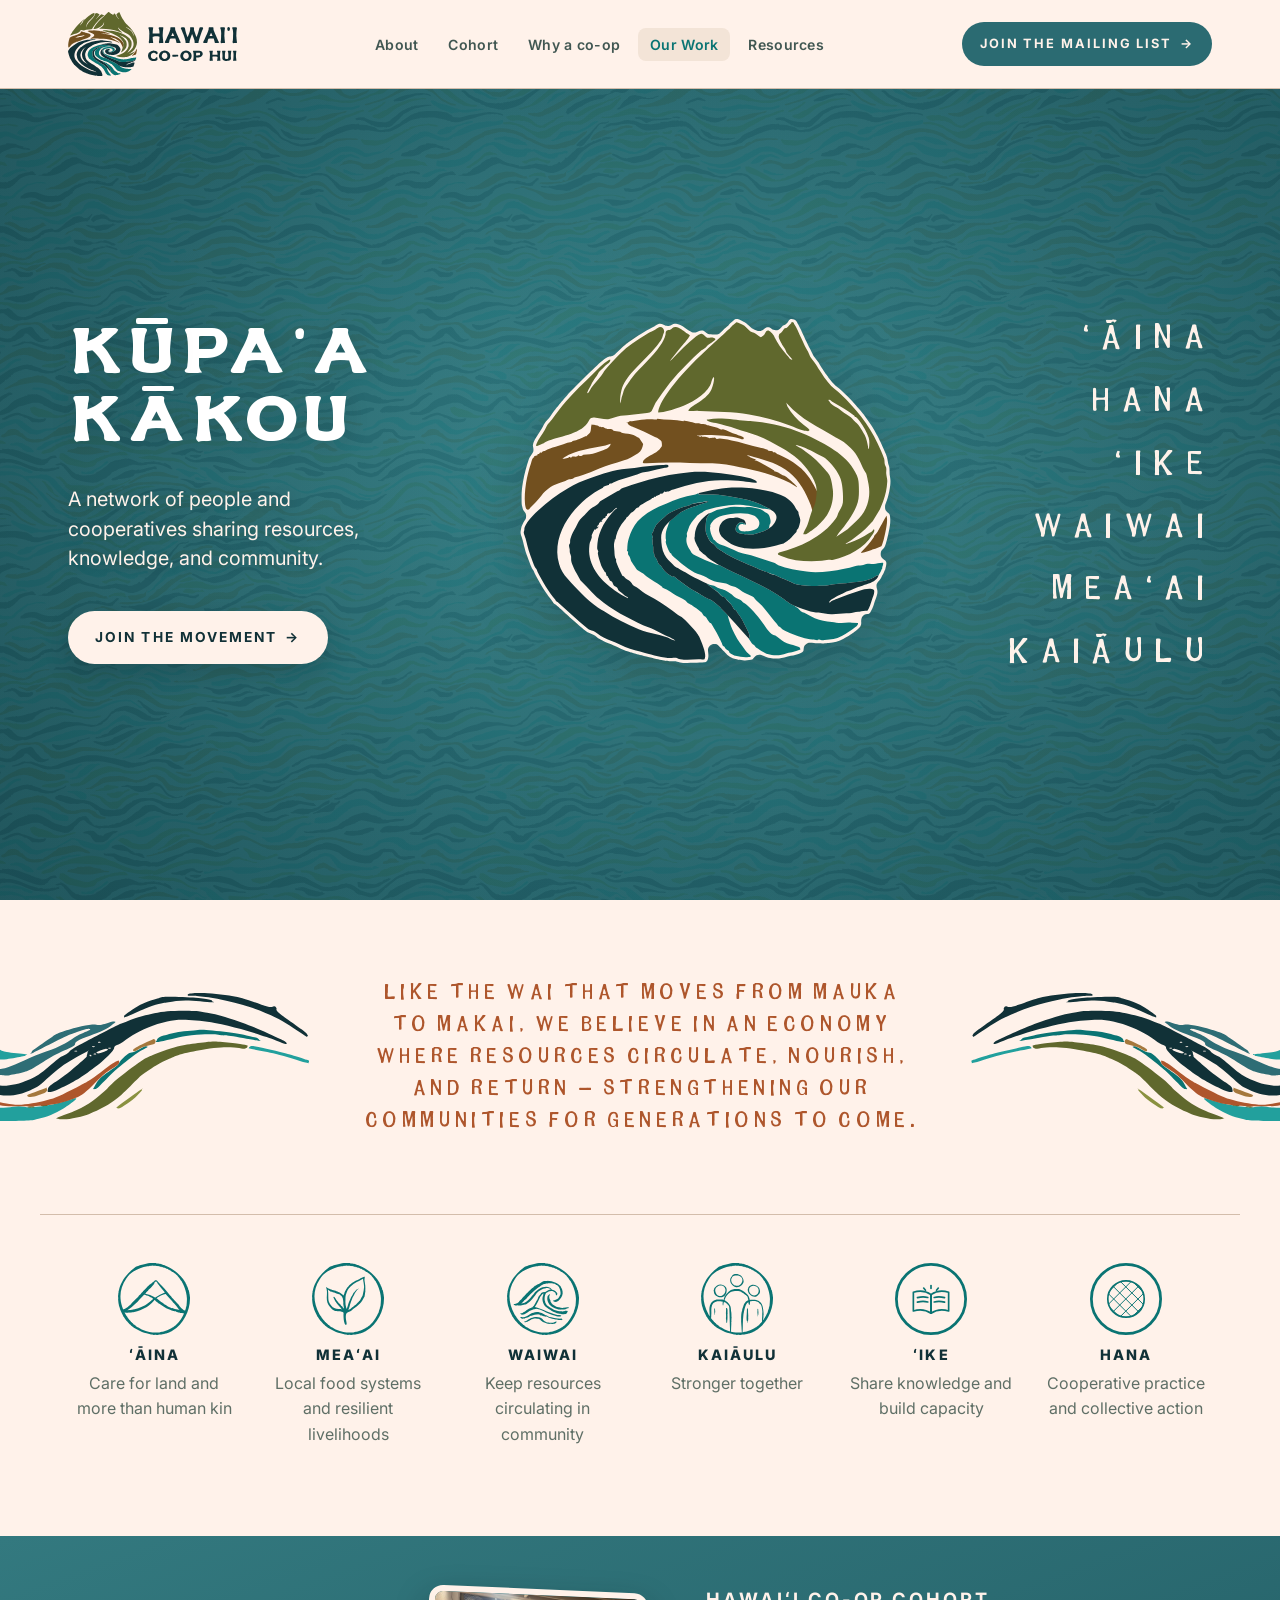
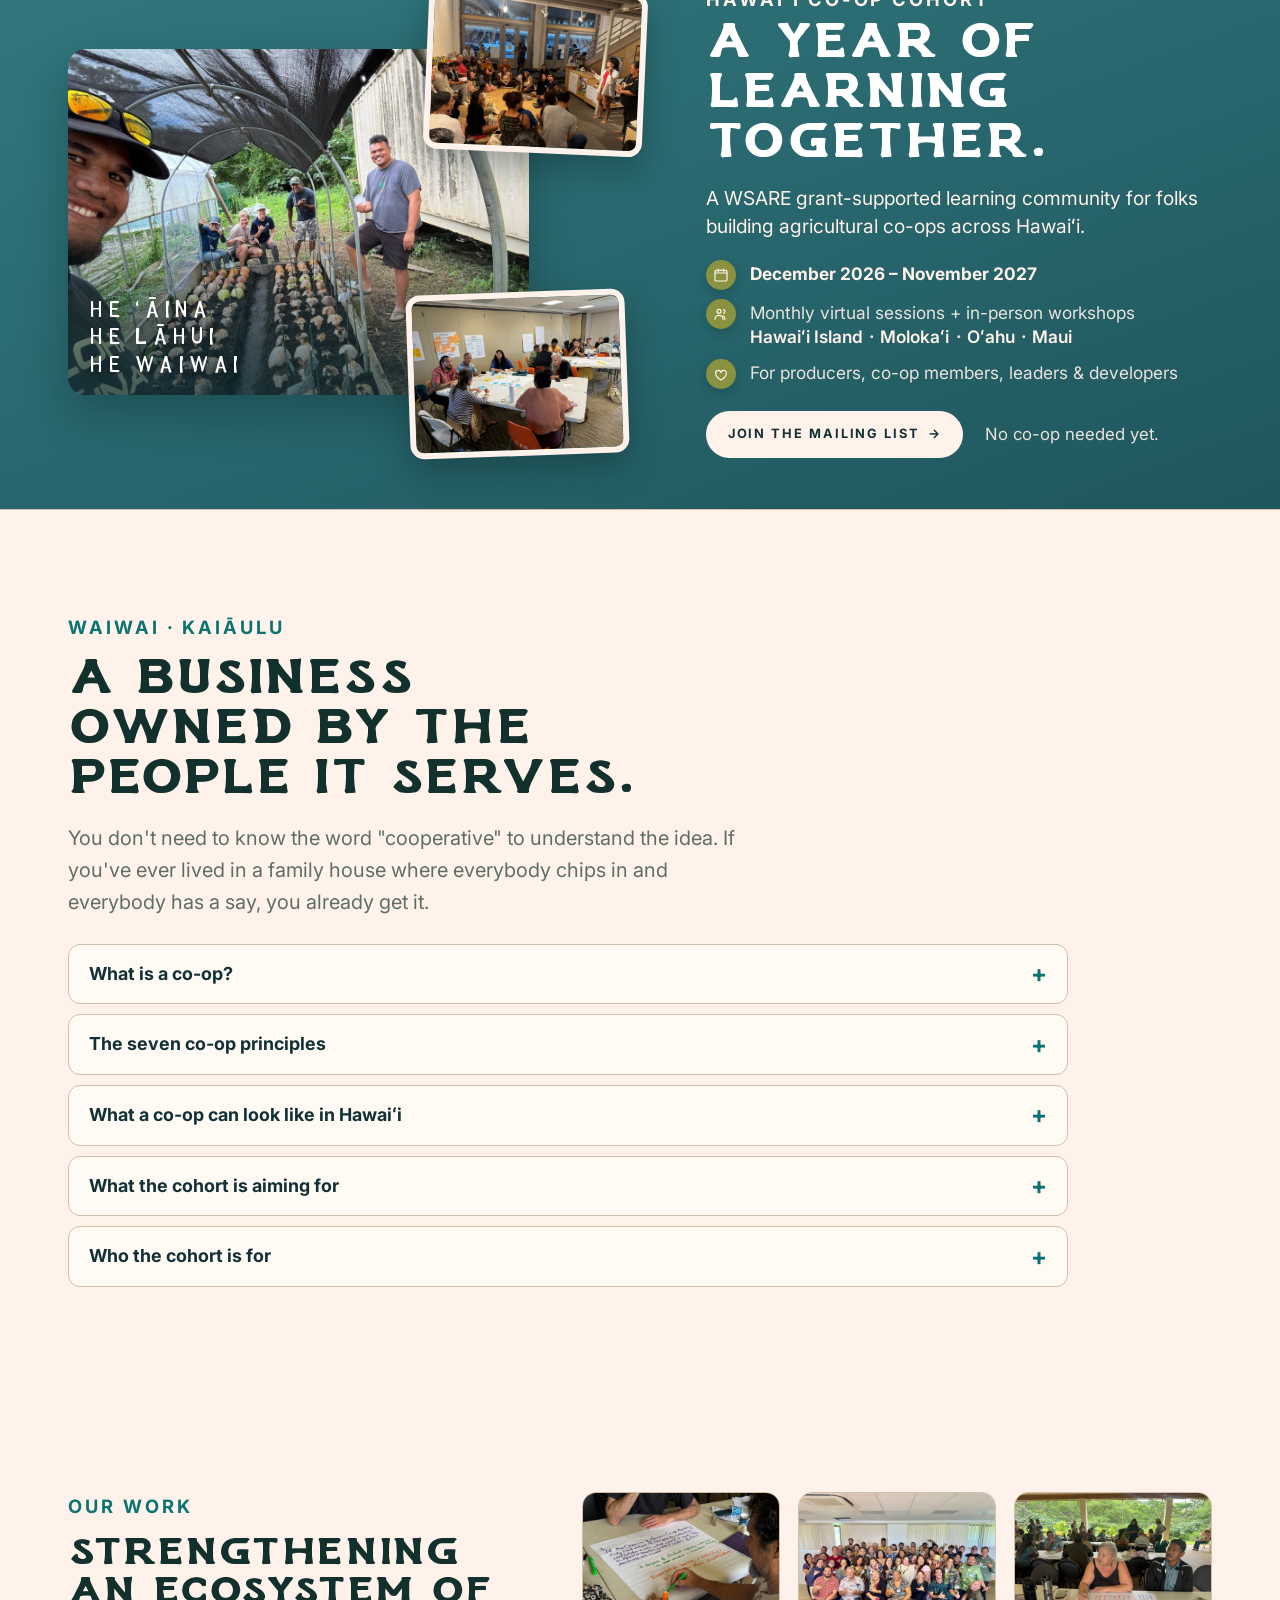
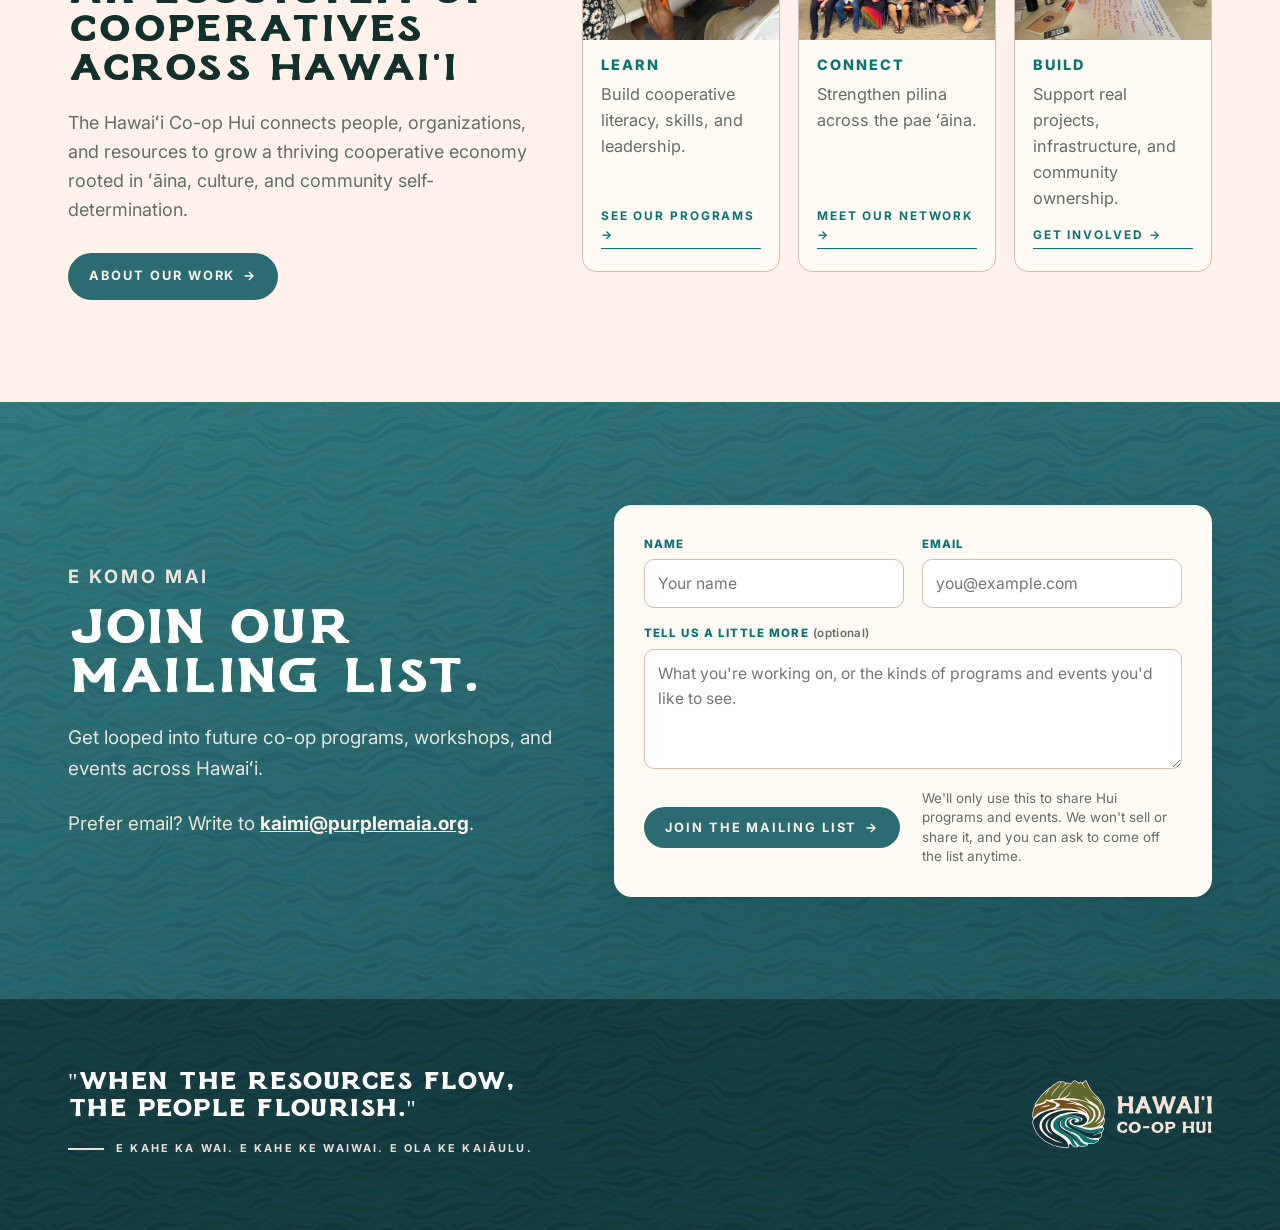
<file: index.html>
<!doctype html>
<html lang="en">
<head>
  <meta charset="utf-8">
  <meta name="viewport" content="width=device-width, initial-scale=1, viewport-fit=cover">
  <title>Hawaiʻi Co-op Hui</title>
  <meta name="description" content="A network of people and cooperatives sharing resources, knowledge, and community.">
  <meta property="og:title" content="Hawaiʻi Co-op Hui — Kūpaʻa Kākou">
  <meta property="og:description" content="A network of people and cooperatives sharing resources, knowledge, and community.">
  <meta property="og:type" content="website">
  <meta property="og:url" content="https://hawaiicoophui.org/">
  <meta property="og:image" content="https://hawaiicoophui.org/assets/og-image.png">
  <meta name="twitter:card" content="summary">

  <link rel="icon" type="image/svg+xml" href="assets/brand/emblem.svg">
  <link rel="icon" type="image/png" sizes="192x192" href="assets/favicon.png">
  <link rel="apple-touch-icon" href="assets/favicon.png">
  <link rel="preconnect" href="https://fonts.googleapis.com">
  <link rel="preconnect" href="https://fonts.gstatic.com" crossorigin>
  <link rel="preload" as="font" type="font/woff2" crossorigin href="assets/fonts/TAYWatkins-web.woff2">
  <link rel="preload" as="font" type="font/woff2" crossorigin href="assets/fonts/TAYRugPull-web.woff2">
  <link rel="stylesheet" href="https://fonts.googleapis.com/css2?family=Inter:wght@400;500;600;700;800&display=swap">
  <link rel="stylesheet" href="styles.css?v=20261116b">
</head>
<body>
<a class="skip" href="#about">Skip to content</a>

<!-- ===================== NAV ===================== -->
<header class="nav">
  <div class="nav__inner">
    <a class="brand" href="#top" aria-label="Hawaiʻi Co-op Hui home">
      <!-- Full-color emblem (official Favicon file) + Watkins wordmark from the official
           Spectra lockup, laid out at the Secondary Logo's own proportions and spacing. -->
      <span class="brand__lockup">
        <img class="brand__emblem" src="assets/brand/emblem.svg" alt="" width="69" height="64">
        <img class="brand__wordmark" src="assets/brand/wordmark-spectra.svg" alt="Hawaiʻi Co-op Hui" width="89" height="34">
      </span>
    </a>

    <nav aria-label="Primary">
      <ul class="nav__links" id="navlinks">
        <li><a href="#about">About</a></li>
        <li><a href="#cohort">Cohort</a></li>
        <li><a href="#why-coop">Why a co-op</a></li>
        <li><a href="#our-work">Our Work</a></li>
        <li><a href="resources.html">Resources</a></li>
        <li class="nav__menu-cta"><a class="btn btn--dark" href="#get-involved">Join the Mailing List <span class="arw">&rarr;</span></a></li>
      </ul>
    </nav>

    <div class="nav__cta" style="display:flex;align-items:center;gap:10px">
      <a class="btn btn--dark" href="#get-involved">Join the Mailing List <span class="arw">&rarr;</span></a>
      <button class="navtoggle" id="navtoggle" aria-label="Menu" aria-expanded="false" aria-controls="navlinks">
        <svg class="navtoggle__bars" width="22" height="22" viewBox="0 0 24 24" fill="none" stroke="currentColor" stroke-width="2" stroke-linecap="round"><path d="M3 6h18M3 12h18M3 18h18"/></svg>
        <svg class="navtoggle__x" width="22" height="22" viewBox="0 0 24 24" fill="none" stroke="currentColor" stroke-width="2" stroke-linecap="round"><path d="M6 6l12 12M18 6L6 18"/></svg>
      </button>
    </div>
  </div>
</header>

<main id="top">
  <!-- ===================== HERO ===================== -->
  <section class="hero">
    <div class="hero__inner">
      <div class="hero__text">
        <!-- The brand face (TAY Watkins) has no kahakō, so the Ū and Ā macrons are drawn in CSS (.kahako);
             the real text stays in .sr-only for screen readers, search, and copy-paste. -->
        <h1 class="hero__title"><span class="sr-only">Kūpaʻa Kākou</span><span aria-hidden="true">K<span class="kahako">U</span>PAʻA<br>K<span class="kahako">A</span>KOU</span></h1>
        <p class="hero__sub">A network of people and cooperatives sharing resources, knowledge, and community.</p>
        <a class="btn btn--light" href="#get-involved">Join the Movement <span class="arw">&rarr;</span></a>
      </div>

      <!-- The full-color emblem with its cream outline, as tall as the headline-to-button block -->
      <div class="hero__logo" aria-hidden="true"><img src="assets/brand/emblem-backed.svg" alt="" width="234" height="217"></div>

      <ul class="hero__values" aria-label="Our values">
        <li>ʻĀINA</li><li>HANA</li><li>ʻIKE</li><li>WAIWAI</li><li>MEAʻAI</li><li>KAIĀULU</li>
      </ul>
    </div>
  </section>

  <!-- ===================== STATEMENT + WAVES ===================== -->
  <section id="about" class="statement">
    <!-- wave → words ← wave: the left wave shows the art's pointed stroke ends running into the
         text; the right one is a mirrored copy pointing back in. Both use assets/brand/wave.svg. -->
    <div class="statement__row">
      <div class="statement__wave statement__wave--l" aria-hidden="true"></div>
      <p class="statement__text">Like the wai that moves from mauka to makai, we believe in an economy where resources circulate, nourish, and return &#8288;— strengthening our communities for generations to come.</p>
      <div class="statement__wave statement__wave--r" aria-hidden="true"></div>
    </div>
  </section>

  <!-- ===================== VALUES ===================== -->
  <section class="values" aria-label="Our values">
    <div class="values__grid">
      <!-- Line-art versions of the official brand icons (assets/brand/line-*.svg): the brand's
           line drawings set in outlined circles, per the mockup. ʻIke and Hana are companion
           icons in the same style; swap in official ones if they're made. -->
      <div class="value">
        <img class="value__icon" src="assets/brand/line-aina.svg" alt="" width="72" height="72">
        <h3>ʻĀina</h3><p>Care for land and more than human kin</p>
      </div>
      <div class="value">
        <img class="value__icon" src="assets/brand/line-food.svg" alt="" width="72" height="72">
        <h3>Meaʻai</h3><p>Local food systems and resilient livelihoods</p>
      </div>
      <div class="value">
        <img class="value__icon" src="assets/brand/line-wai.svg" alt="" width="72" height="72">
        <h3>Waiwai</h3><p>Keep resources circulating in community</p>
      </div>
      <div class="value">
        <img class="value__icon" src="assets/brand/line-community.svg" alt="" width="72" height="72">
        <h3>Kaiāulu</h3><p>Stronger together</p>
      </div>
      <div class="value">
        <img class="value__icon" src="assets/brand/line-ike.svg" alt="" width="72" height="72">
        <h3>ʻIke</h3><p>Share knowledge and build capacity</p>
      </div>
      <div class="value">
        <img class="value__icon" src="assets/brand/line-hana.svg" alt="" width="72" height="72">
        <h3>Hana</h3><p>Cooperative practice and collective action</p>
      </div>
    </div>
  </section>

  <!-- ===================== COHORT ===================== -->
  <section id="cohort" class="cohort">
    <div class="cohort__grid">
      <div class="cohort__text">
        <p class="eyebrow eyebrow--light">Hawaiʻi Co-op Cohort</p>
        <h2>A year of learning together.</h2>
        <p class="cohort__lead">A WSARE grant-supported learning community for folks building agricultural <span class="cohort__nw">co-ops</span> across Hawaiʻi.</p>
        <ul class="cohort__facts">
          <li>
            <span class="cohort__ico" aria-hidden="true"><svg viewBox="0 0 24 24" fill="none" stroke="currentColor" stroke-width="1.8" stroke-linecap="round"><rect x="3" y="5" width="18" height="16" rx="2"/><path d="M3 9h18M8 3v4M16 3v4"/></svg></span>
            <span><strong>December 2026 – November 2027</strong></span>
          </li>
          <li>
            <span class="cohort__ico" aria-hidden="true"><svg viewBox="0 0 24 24" fill="none" stroke="currentColor" stroke-width="1.8" stroke-linecap="round" stroke-linejoin="round"><circle cx="9" cy="8" r="3"/><path d="M3 20c0-3.3 2.7-6 6-6s6 2.7 6 6"/><path d="M16 5.5a3 3 0 010 5.5M18 20c0-2.5-1-4.5-3-5.5"/></svg></span>
            <span>Monthly virtual sessions + <span class="cohort__nw">in-person</span> workshops <span class="cohort__isles"><span>Hawaiʻi Island</span> <span>Molokaʻi</span> <span>Oʻahu</span> <span>Maui</span></span></span>
          </li>
          <li>
            <span class="cohort__ico" aria-hidden="true"><svg viewBox="0 0 24 24" fill="none" stroke="currentColor" stroke-width="1.8" stroke-linecap="round" stroke-linejoin="round"><path d="M12 21c-4-2-8-5-8-10a4 4 0 018-1 4 4 0 018 1c0 5-4 8-8 10z"/></svg></span>
            <span>For producers, <span class="cohort__nw">co-op</span> members, leaders &amp; developers</span>
          </li>
        </ul>
        <div class="cohort__actions">
          <a class="btn btn--light" href="#get-involved">Join the Mailing List <span class="arw">&rarr;</span></a>
          <p class="cohort__note">No <span class="cohort__nw">co-op</span> needed yet.</p>
        </div>
      </div>
      <div class="cohort__collage">
        <figure class="cohort__main">
          <img src="assets/photos/cohort-kalo.jpg" alt="Co-op members standing beside rows of kalo in a shade house" width="1024" height="768" loading="lazy">
          <div class="cohort__script">He ʻĀina<br>He Lāhui<br>He Waiwai</div>
        </figure>
        <img class="cohort__tile cohort__tile--a" src="assets/photos/gathering.jpg" alt="Cohort members seated on the floor listening to a speaker" width="1024" height="768" loading="lazy">
        <img class="cohort__tile cohort__tile--b" src="assets/photos/workshop.jpg" alt="Participants talking around tables at an indoor workshop" width="1024" height="768" loading="lazy">
      </div>
    </div>
  </section>

  <!-- ===================== WHY A CO-OP (accordion) ===================== -->
  <section id="why-coop" class="section section--cream">
    <div class="wrap">
      <div class="section__head">
        <p class="eyebrow">Waiwai · Kaiāulu</p>
        <h2>A business owned by the people it serves.</h2>
        <p class="lead">You don't need to know the word "cooperative" to understand the idea. If you've ever lived in a family house where everybody chips in and everybody has a say, you already get it.</p>
      </div>
      <div class="acc">
        <details class="acc__item">
          <summary>What is a co-op?</summary>
          <div class="acc__body">
            <p><strong>What it is.</strong> A co-op is a business owned by the people who use it or work in it&nbsp;— not outside investors. Members put in money or work, vote on the big decisions, and share the surplus.</p>
            <p><strong>Why it works.</strong> One owner carries all the risk. In a co-op, risk and reward are shared, every member gets one vote, and everyone is genuinely invested.</p>
            <p><strong>Why here.</strong> Laulima&nbsp;— many hands working together. A <span class="nw">co-op</span> is the legal structure for the same thing, and it keeps waiwai home, circulating in the kaiāulu instead of leaving.</p>
          </div>
        </details>
        <details class="acc__item">
          <summary>The seven co-op principles</summary>
          <div class="acc__body">
            <p class="acc__note">Set out by the International Cooperative Alliance and shared by co-ops around the world.</p>
            <div class="chips principle-chips">
                    <span class="chip">Open membership</span>
                    <span class="chip">One member, one vote</span>
                    <span class="chip">Members share the surplus</span>
                    <span class="chip">Members stay in charge</span>
                    <span class="chip">Keep learning together</span>
                    <span class="chip">Co-ops help co-ops</span>
                    <span class="chip">Care for the community</span>
                  </div>
          </div>
        </details>
        <details class="acc__item">
          <summary>What a co-op can look like in Hawaiʻi</summary>
          <div class="acc__body">
            <p class="acc__note">Four common shapes, each with a made-up Hawaiʻi example.</p>
            <div class="items items--2">
                    <article class="item">
                      <h3>Producer or marketing co-op</h3>
                      <p>Each member keeps their own farm; together they own the shared piece&nbsp;— a brand, a cooler, a truck, a wholesale relationship. Think: a valley of small farms that can't each fill a big order alone, selling under one name.</p>
                      <p class="meta">Owned by the farms or ranches that sell through it</p>
                    </article>
                    <article class="item">
                      <h3><span class="nw">Worker-owned</span> co-op</h3>
                      <p>The crew owns the business and votes on how it runs. Think: a shared kitchen turning kalo, ʻulu, and surplus fruit into products, where the people who show up every morning are also the owners.</p>
                      <p class="meta">Owned by the people who do the work</p>
                    </article>
                    <article class="item">
                      <h3>Shared services or purchasing co-op</h3>
                      <p>Members pool buying power or share <span class="nw">big-ticket</span> things no single farm needs full time. Think: ranchers going in together on feed, fencing, and a portable chute, or growers sharing one bookkeeper.</p>
                      <p class="meta">Owned by the businesses that use it</p>
                    </article>
                    <article class="item">
                      <h3><span class="nw">Multi-stakeholder</span> co-op</h3>
                      <p>Farmers, workers, and community members each hold a seat. Think: a food hub where the growers who supply it, the staff who run it, and the families who buy from it all elect the board.</p>
                      <p class="meta">Owned by more than one kind of member</p>
                    </article>
                  </div>
          </div>
        </details>
        <details class="acc__item">
          <summary>What the cohort is aiming for</summary>
          <div class="acc__body">
            <ul class="checks">
                          <li><span><strong>Co-op literacy.</strong> We'll work on being able to explain what a <span class="nw">co-op</span> is, which kind fits your situation, and what it takes to run one.</span></li>
                          <li><span><strong>Skills to run a business with other people.</strong> We'll practice how members make decisions, govern together, and keep the thing running when there's more than one owner.</span></li>
                          <li><span><strong>Pilina across the pae ʻāina.</strong> Pilina means relationship, or connection, and the pae ʻāina is the whole island chain. Our aim is that you leave with people on other islands doing the same work&nbsp;— people you can actually call.</span></li>
                          <li><span><strong>Support for your real project.</strong> Our aim is that you bring what you're working on&nbsp;— a co-op you're starting, strengthening, or helping&nbsp;— and get to work it through with others.</span></li>
                          <li><span><strong>The Hui after the cohort.</strong> The cohort ends in November 2027; the Hui doesn't. The Hui is a network, not a one-year program, and the cohort is one way in.</span></li>
                        </ul>
          </div>
        </details>
        <details class="acc__item">
          <summary>Who the cohort is for</summary>
          <div class="acc__body">
            <div class="items">
                          <article class="item"><h3>Producers</h3><p>Farmers, ranchers, growers, and other producers who want to work together instead of alone.</p></article>
                          <article class="item"><h3>Co-op members and leaders</h3><p>People already in a cooperative who want to make it stronger.</p></article>
                          <article class="item"><h3>Emerging co-ops</h3><p>Groups that are forming, or thinking about it, and don't want to guess their way through.</p></article>
                          <article class="item"><h3>Cooperative development practitioners</h3><p>The advisors, organizers, and technical-assistance folks who help co-ops start and grow.</p></article>
                        </div>
          </div>
        </details>
      </div>
    </div>
  </section>

  <!-- ===================== OUR WORK ===================== -->
  <section id="our-work" class="work">
    <div class="wrap work__grid">
      <div class="work__intro">
        <p class="eyebrow">Our Work</p>
        <h2>Strengthening an ecosystem of cooperatives across Hawaiʻi</h2>
        <p>The Hawaiʻi Co-op Hui connects people, organizations, and resources to grow a thriving cooperative economy rooted in ʻāina, culture, and community <span class="nw">self-determination</span>.</p>
        <a class="btn btn--dark" href="#about">About Our Work <span class="arw">&rarr;</span></a>
      </div>
      <div class="cards">
        <article class="card">
          <img class="card__photo" src="assets/photos/learn.jpg" alt="Hands writing ideas on a large sheet of paper during a co-op workshop" width="1024" height="768" loading="lazy">
          <div class="card__body">
            <h3>Learn</h3>
            <p>Build cooperative literacy, skills, and leadership.</p>
            <a class="textlink" href="resources.html">See our programs &rarr;</a>
          </div>
        </article>
        <article class="card">
          <img class="card__photo" src="assets/photos/connect.jpg" alt="A large group of cohort participants smiling together" width="1024" height="768" loading="lazy">
          <div class="card__body">
            <h3>Connect</h3>
            <p>Strengthen pilina across the pae ʻāina.</p>
            <a class="textlink" href="#get-involved">Meet our network &rarr;</a>
          </div>
        </article>
        <article class="card">
          <img class="card__photo" src="assets/photos/build.jpg" alt="Participants planning together at an outdoor workshop table" width="1024" height="768" loading="lazy">
          <div class="card__body">
            <h3>Build</h3>
            <p>Support real projects, infrastructure, and community ownership.</p>
            <a class="textlink" href="#get-involved">Get involved &rarr;</a>
          </div>
        </article>
      </div>
    </div>
  </section>

  <!-- ===================== EXPRESS INTEREST ===================== -->
  <section id="get-involved" class="interest">
    <div class="wrap interest__grid">
      <div class="interest__intro">
        <p class="eyebrow eyebrow--light">E komo mai</p>
        <h2>Join our mailing list.</h2>
        <p>Get looped into future co-op programs, workshops, and events across Hawaiʻi.</p>
        <p class="contact">Prefer email? Write to <a href="mailto:kaimi@purplemaia.org">kaimi@purplemaia.org</a>.</p>
      </div>

      <form id="interest-form" class="form" action="https://formspree.io/f/xvkgydze" method="POST" data-fallback-email="kaimi@purplemaia.org" data-sheet-url="https://script.google.com/macros/s/AKfycbySjv4ya8hPKg5v5PWU8GeGkdKUteghZRAVolyIqX5DGtYVBJvyPoK-oeZ2VtWANKo3/exec">
        <input type="hidden" name="_subject" value="Mailing list signup — Hawaiʻi Co-op Hui">
        <div class="hp" aria-hidden="true"><label>Leave this empty <input type="text" name="_gotcha" tabindex="-1" autocomplete="off"></label></div>

        <div class="field">
          <label for="f-name">Name</label>
          <input id="f-name" name="name" type="text" placeholder="Your name" autocomplete="name" required>
        </div>
        <div class="field">
          <label for="f-email">Email</label>
          <input id="f-email" name="email" type="email" placeholder="you@example.com" autocomplete="email" required>
        </div>
        <div class="field field--full">
          <label for="f-message">Tell us a little more <span class="opt">(optional)</span></label>
          <textarea id="f-message" name="message" placeholder="What you're working on, or the kinds of programs and events you'd like to see."></textarea>
        </div>

        <p class="form__status" role="alert" hidden></p>
        <div class="form__foot">
          <button class="btn btn--dark" type="submit">Join the mailing list <span class="arw">&rarr;</span></button>
          <p class="form__privacy">We'll only use this to share Hui programs and events. We won't sell or share it, and you can ask to come off the list anytime.</p>
        </div>
      </form>

      <div id="interest-success" class="form__success" hidden>
        <h3>Mahalo, you're on the list.</h3>
        <p>We'll share upcoming co-op programs and events as they come together. In the meantime, the session recordings on the <a href="resources.html">Resources</a> page are a good place to start. E kahe ka wai.</p>
      </div>
    </div>
  </section>
</main>

<!-- ===================== FOOTER ===================== -->
<footer class="footer">
  <div class="footer__inner">
    <div>
      <p class="footer__quote">"When the resources flow, the people flourish."</p>
      <p class="footer__sub">E&nbsp;kahe&nbsp;ka&nbsp;wai. E&nbsp;kahe&nbsp;ke&nbsp;waiwai. E&nbsp;ola&nbsp;ke&nbsp;kaiāulu.</p>
    </div>
    <div class="footer__brand">
      <!-- Full-color emblem (cream-backed so it reads on the dark blue) + the official wordmark in Parchment -->
      <span class="brand__lockup">
        <img class="brand__emblem" src="assets/brand/emblem-backed.svg" alt="" width="73" height="68">
        <img class="brand__wordmark" src="assets/brand/wordmark-parchment.svg" alt="Hawaiʻi Co-op Hui" width="95" height="36">
      </span>
    </div>
  </div>
</footer>

<script src="script.js?v=20261116b"></script>
</body>
</html>
</file>
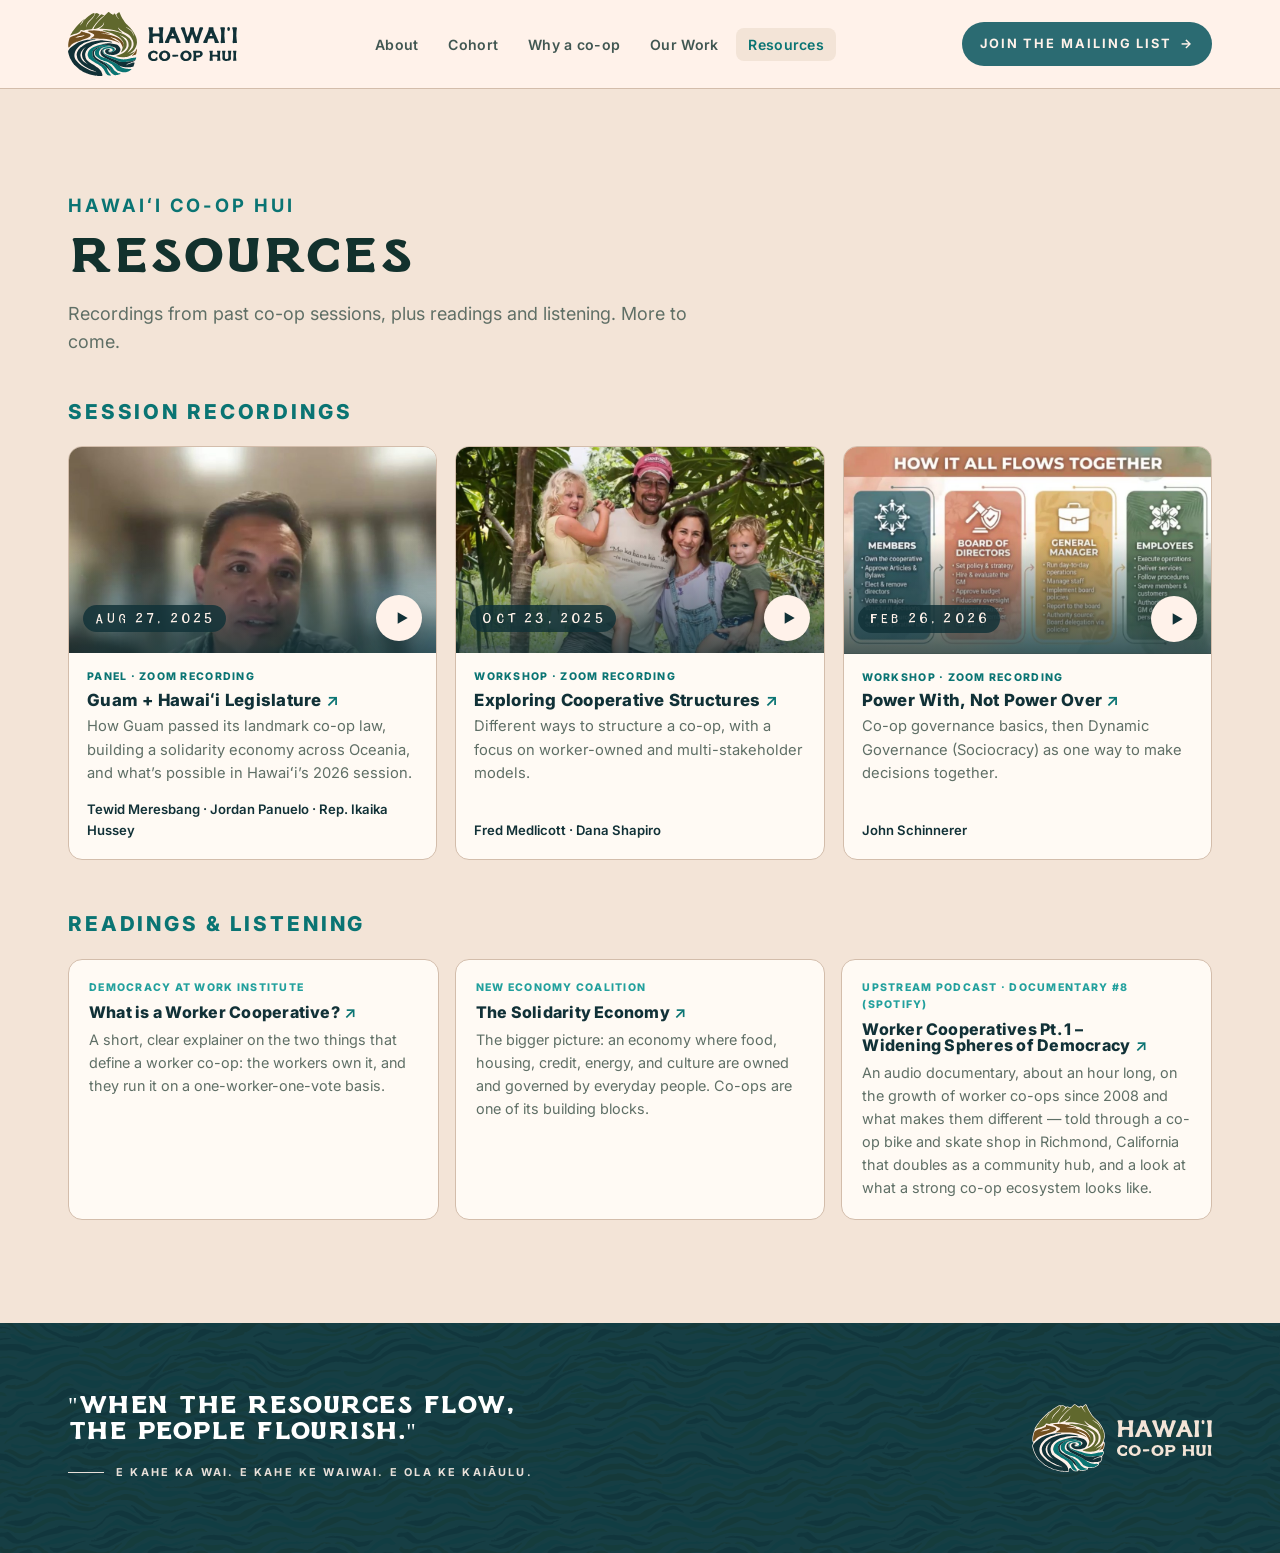
<file: collaboration.html>
<!doctype html>
<html lang="en"><head><meta charset="utf-8"><title>Hawaiʻi Co-op Hui</title>
<meta http-equiv="refresh" content="0; url=resources.html"><link rel="canonical" href="resources.html">
</head><body><p>This page moved to <a href="resources.html">Resources</a>.</p></body></html>
</file>
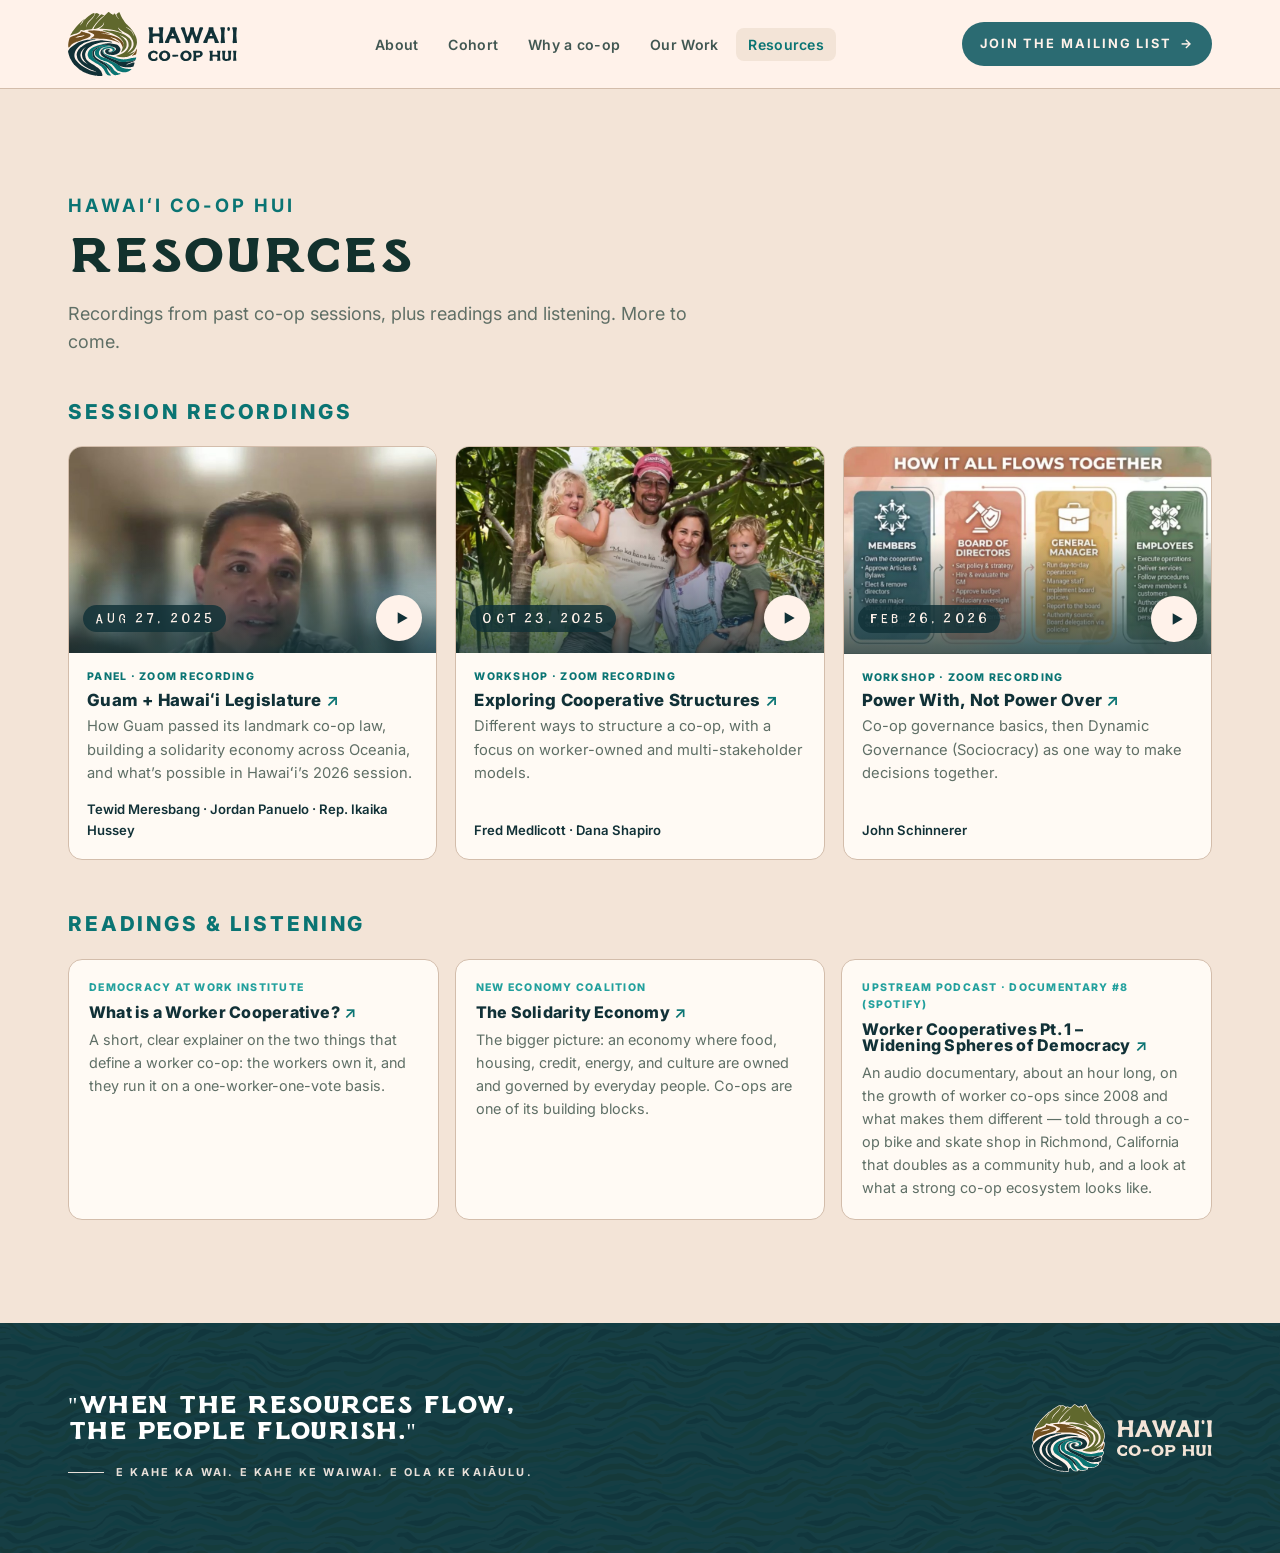
<file: resources.html>
<!doctype html>
<html lang="en">
<head>
  <meta charset="utf-8">
  <meta name="viewport" content="width=device-width, initial-scale=1, viewport-fit=cover">
  <title>Resources · Hawaiʻi Co-op Hui</title>
  <meta name="description" content="Readings, listening, and recordings from Hawaiʻi Co-op Hui sessions on co-op law, structures, and governance.">
  <meta property="og:title" content="Resources · Hawaiʻi Co-op Hui">
  <meta property="og:description" content="Readings, listening, and recordings from Hawaiʻi Co-op Hui sessions.">
  <meta property="og:type" content="website">
  <meta property="og:url" content="https://hawaiicoophui.org/resources.html">
  <meta property="og:image" content="https://hawaiicoophui.org/assets/og-image.png">
  <meta name="twitter:card" content="summary">

  <link rel="icon" type="image/svg+xml" href="assets/brand/emblem.svg">
  <link rel="icon" type="image/png" sizes="192x192" href="assets/favicon.png">
  <link rel="apple-touch-icon" href="assets/favicon.png">
  <link rel="preconnect" href="https://fonts.googleapis.com">
  <link rel="preconnect" href="https://fonts.gstatic.com" crossorigin>
  <link rel="preload" as="font" type="font/woff2" crossorigin href="assets/fonts/TAYWatkins-web.woff2">
  <link rel="preload" as="font" type="font/woff2" crossorigin href="assets/fonts/TAYRugPull-web.woff2">
  <link rel="stylesheet" href="https://fonts.googleapis.com/css2?family=Inter:wght@400;500;600;700;800&display=swap">
  <link rel="stylesheet" href="styles.css?v=20261116b">
</head>
<body>
<a class="skip" href="#resources">Skip to content</a>

<header class="nav">
  <div class="nav__inner">
    <a class="brand" href="index.html" aria-label="Hawaiʻi Co-op Hui home">
      <!-- Full-color emblem (official Favicon file) + Watkins wordmark from the official
           Spectra lockup, laid out at the Secondary Logo's own proportions and spacing. -->
      <span class="brand__lockup">
        <img class="brand__emblem" src="assets/brand/emblem.svg" alt="" width="69" height="64">
        <img class="brand__wordmark" src="assets/brand/wordmark-spectra.svg" alt="Hawaiʻi Co-op Hui" width="89" height="34">
      </span>
    </a>

    <nav aria-label="Primary">
      <ul class="nav__links" id="navlinks">
        <li><a href="index.html#about">About</a></li>
        <li><a href="index.html#cohort">Cohort</a></li>
        <li><a href="index.html#why-coop">Why a co-op</a></li>
        <li><a href="index.html#our-work">Our Work</a></li>
        <li><a href="resources.html" class="active" aria-current="page">Resources</a></li>
        <li class="nav__menu-cta"><a class="btn btn--dark" href="index.html#get-involved">Join the Mailing List <span class="arw">&rarr;</span></a></li>
      </ul>
    </nav>

    <div class="nav__cta" style="display:flex;align-items:center;gap:10px">
      <a class="btn btn--dark" href="index.html#get-involved">Join the Mailing List <span class="arw">&rarr;</span></a>
      <button class="navtoggle" id="navtoggle" aria-label="Menu" aria-expanded="false" aria-controls="navlinks">
        <svg class="navtoggle__bars" width="22" height="22" viewBox="0 0 24 24" fill="none" stroke="currentColor" stroke-width="2" stroke-linecap="round"><path d="M3 6h18M3 12h18M3 18h18"/></svg>
        <svg class="navtoggle__x" width="22" height="22" viewBox="0 0 24 24" fill="none" stroke="currentColor" stroke-width="2" stroke-linecap="round"><path d="M6 6l12 12M18 6L6 18"/></svg>
      </button>
    </div>
  </div>
</header>

<main>
  <!-- ===================== RESOURCES ===================== -->
  <section id="resources" class="resources">
    <div class="wrap">
      <div class="resources__head">
        <p class="eyebrow">Hawaiʻi Co-op Hui</p>
        <h1>Resources</h1>
        <p>Recordings from past co-op sessions, plus readings and listening. More to come.</p>
      </div>
      <p class="h-label">Session recordings</p>
      <div class="rec">
        <!-- Zoom cloud recordings can't be embedded on other sites, so each card opens the recording on Zoom.
             To add one, copy a card and swap the link, thumbnail (a 960×540 frame from the video in assets/photos/),
             date, type, title, line, and speakers. -->
        <a class="rec__card" href="https://purplemaia.zoom.us/rec/share/kD2mBqxQiJNPNm70uP89mCEj-k-Gn3qKOWsKDghcwWoyrlP_mGHP9bMBH1Ma4LJo.3naSM0AlhKlcjp1P" target="_blank" rel="noopener">
          <div class="rec__media"><img class="rec__thumb" src="assets/photos/rec-guam-panel.jpg" alt="" width="960" height="540"><span class="rec__play" aria-hidden="true"><svg viewBox="0 0 24 24"><path d="M8 5l12 7-12 7z" fill="currentColor"/></svg></span><span class="rec__date">Aug 27, 2025</span></div>
          <div class="rec__body">
            <span class="rec__tag">Panel · Zoom recording</span>
            <h3>Guam + Hawaiʻi Legislature</h3>
            <p>How Guam passed its landmark <span class="nw">co-op</span> law, building a solidarity economy across Oceania, and what’s possible in Hawaiʻi’s 2026 session.</p>
            <p class="rec__who"><span class="nw">Tewid Meresbang ·</span> <span class="nw">Jordan Panuelo ·</span> <span class="nw">Rep. Ikaika Hussey</span></p>
          </div>
        </a>
        <a class="rec__card" href="https://purplemaia.zoom.us/rec/share/dTtF2SmO8ltYRz5XWo6aVVQctsTzsts42zVdFt_Ffxeq_ksxya9UDrgm8VZKXSV_.0yihmnJvKFsr9fsQ" target="_blank" rel="noopener">
          <div class="rec__media"><img class="rec__thumb" src="assets/photos/rec-structures-dana.jpg" alt="" width="960" height="540"><span class="rec__play" aria-hidden="true"><svg viewBox="0 0 24 24"><path d="M8 5l12 7-12 7z" fill="currentColor"/></svg></span><span class="rec__date">Oct 23, 2025</span></div>
          <div class="rec__body">
            <span class="rec__tag">Workshop · Zoom recording</span>
            <h3>Exploring Cooperative Structures</h3>
            <p>Different ways to structure a <span class="nw">co-op</span>, with a focus on worker-owned and multi-stakeholder models.</p>
            <p class="rec__who"><span class="nw">Fred Medlicott ·</span> <span class="nw">Dana Shapiro</span></p>
          </div>
        </a>
        <a class="rec__card" href="https://purplemaia.zoom.us/rec/share/jUbIjtsYfBiErtGpilD8aX_3r_J-gpu67opPbrdL80stl1i2qRFknPdubXkb-g3q.-gksNDv7i2puHMY2?from=hub" target="_blank" rel="noopener">
          <div class="rec__media"><img class="rec__thumb" src="assets/photos/rec-governance-flow.jpg" alt="" width="960" height="540"><span class="rec__play" aria-hidden="true"><svg viewBox="0 0 24 24"><path d="M8 5l12 7-12 7z" fill="currentColor"/></svg></span><span class="rec__date">Feb 26, 2026</span></div>
          <div class="rec__body">
            <span class="rec__tag">Workshop · Zoom recording</span>
            <h3>Power With, Not Power Over</h3>
            <p>Co-op governance basics, then Dynamic Governance (Sociocracy) as one way to make decisions together.</p>
            <p class="rec__who"><span class="nw">John Schinnerer</span></p>
          </div>
        </a>
      </div>

      <div class="resources__sub">
        <p class="h-label">Readings &amp; listening</p>
        <div class="dig">
          <a class="dig__link" href="https://institute.coop/what-worker-cooperative" target="_blank" rel="noopener">
            <span class="dig__src">Democracy at Work Institute</span>
            <h3>What is a Worker Cooperative?</h3>
            <p>A short, clear explainer on the two things that define a worker <span class="nw">co-op</span>: the workers own it, and they run it on a one-worker-one-vote basis.</p>
          </a>
          <a class="dig__link" href="https://neweconomy.net/solidarity-economy/#what-is-the-solidarity-economy" target="_blank" rel="noopener">
            <span class="dig__src">New Economy Coalition</span>
            <h3>The Solidarity Economy</h3>
            <p>The bigger picture: an economy where food, housing, credit, energy, and culture are owned and governed by everyday people. <span class="nw">Co-ops</span> are one of its building blocks.</p>
          </a>
          <a class="dig__link" href="https://open.spotify.com/episode/3qzcNoA8j1L7xvkE4CCkto" target="_blank" rel="noopener">
            <span class="dig__src">Upstream podcast · <span class="nw">Documentary #8 (Spotify)</span></span>
            <h3>Worker Cooperatives <span class="nw">Pt. 1 –</span> Widening Spheres of Democracy</h3>
            <p>An audio documentary, about an hour long, on the growth of worker <span class="nw">co-ops</span> since 2008 and what makes them <span class="nw">different —</span> told through a <span class="nw">co-op</span> bike and skate shop in Richmond, California that doubles as a community hub, and a look at what a strong <span class="nw">co-op</span> ecosystem looks like.</p>
          </a>
        </div>
      </div>
    </div>
  </section>

</main>

<footer class="footer">
  <div class="footer__inner">
    <div>
      <p class="footer__quote">"When the resources flow, the people flourish."</p>
      <p class="footer__sub">E&nbsp;kahe&nbsp;ka&nbsp;wai. E&nbsp;kahe&nbsp;ke&nbsp;waiwai. E&nbsp;ola&nbsp;ke&nbsp;kaiāulu.</p>
    </div>
    <div class="footer__brand">
      <!-- Full-color emblem (cream-backed so it reads on the dark blue) + the official wordmark in Parchment -->
      <span class="brand__lockup">
        <img class="brand__emblem" src="assets/brand/emblem-backed.svg" alt="" width="73" height="68">
        <img class="brand__wordmark" src="assets/brand/wordmark-parchment.svg" alt="Hawaiʻi Co-op Hui" width="95" height="36">
      </span>
    </div>
  </div>
</footer>

<script src="script.js?v=20261116b"></script>
</body>
</html>
</file>
<file: styles.css>
/* ============================================================
   Hawaiʻi Co-op Hui — landing site styles
   Design matches the team's mockup: deep-forest + cream, an
   elegant high-contrast serif for display, humanist sans for
   body, and a multicolor "wai" wave as the single burst of color.
   Brand tokens live in :root — swap them if the identity shifts.
   ============================================================ */
/* ---- Brand web fonts (self-hosted). Both are caps-only, single-weight display faces.
   The -web copies add one code-point mapping (ʻokina U+02BB -> the fonts' own ‘ glyph);
   no outlines were changed. Inter stays for all body/UI copy. ---- */
@font-face{font-family:"TAY Watkins";src:url("assets/fonts/TAYWatkins-web.woff2") format("woff2");font-weight:400;font-style:normal;font-display:swap}
@font-face{font-family:"TAY Rug Pull";src:url("assets/fonts/TAYRugPull-web.woff2") format("woff2");font-weight:400;font-style:normal;font-display:swap}

:root{
  /* ---- Brand palette (Hawaiʻi Co-op Hui guidelines) ---- */
  /* Parchment */
  --cream:#fff2ea;         /* page ground */
  --cream-2:#f3e4d7;
  --paper:#fffaf4;         /* cards */
  --line:#d3bdab;
  /* Spectra — deep-teal grounds (footer, cohort, CTA) */
  --forest:#113137;
  --forest-2:#173f3d;
  --ink:#12312d;           /* body text on cream */
  --muted:#5f6f66;
  /* Jungle Green — primary accent (headings, icons, links on cream) */
  --pine:#0a7473;
  --jungle:#22a09d;
  --line-dark:rgba(255,242,234,.16);
  /* wave / accent palette — brand swatches */
  --wai-teal:#22a09d;      /* Jungle Green */
  --wai-blue:#2e6d75;      /* Spectra */
  --wai-rust:#ae562c;      /* Rocky */
  --wai-leaf:#8a9140;      /* Pixie */
  --wai-gold:#a5783c;      /* Shadow */
  --accent:#ae562c;        /* Rocky rust — sparing accent */
  --on-forest:#fff2ea;
  --on-forest-muted:rgba(255,242,234,.74);
  --shadow:0 1px 2px rgba(17,49,55,.06), 0 14px 34px rgba(17,49,55,.10);
  --maxw:1200px;
  /* Type — brand: TAY Watkins (display) / TAY Rug Pull (secondary display) / Inter (body).
     Watkins lacks kahakō vowels and dashes, so Hawaiian word stacks, the statement,
     and the overlay use Rug Pull (which has them). Fallbacks only cover load failure. */
  --font-display:"TAY Watkins", Georgia, "Times New Roman", serif;
  --font-display-2:"TAY Rug Pull", Georgia, "Times New Roman", serif;
  --font-body:"Inter", system-ui, -apple-system, sans-serif;
  --font-script:"TAY Rug Pull", Georgia, serif;
  --lockup-h:64px;                              /* height of the logo lockup in the nav */
  --pattern:url("assets/brand/pattern.svg");    /* official seamless brand pattern (transparent) */
}

*{box-sizing:border-box}
html{scroll-behavior:smooth}
[id]{scroll-margin-top:104px}   /* keep anchored section titles clear of the sticky nav */
@media (prefers-reduced-motion:reduce){html{scroll-behavior:auto}}
body{
  margin:0;background:var(--cream);color:var(--ink);
  font-family:var(--font-body);font-size:18px;line-height:1.6;
  -webkit-font-smoothing:antialiased;
}
h1,h2,h3,h4{font-family:var(--font-display);font-weight:600;line-height:1.06;
  letter-spacing:-.005em;margin:0;text-wrap:balance}
a{color:inherit}
img{max-width:100%;display:block}
p{margin:0}
.wrap{max-width:var(--maxw);margin:0 auto;padding-inline:28px}
@media (max-width:640px){.wrap{padding-inline:20px}}

.eyebrow{font-family:var(--font-body);font-size:1.15rem;font-weight:700;
  letter-spacing:.16em;text-transform:uppercase;color:var(--pine);margin:0 0 1rem}
.eyebrow--light{color:var(--on-forest-muted)}
.muted{color:var(--muted)}

/* ---------- Buttons ---------- */
.btn{display:inline-flex;align-items:center;gap:.6em;cursor:pointer;text-decoration:none;
  font-family:var(--font-body);font-weight:700;font-size:.8rem;letter-spacing:.15em;
  text-transform:uppercase;border-radius:999px;padding:.95em 1.6em;border:1.5px solid transparent;
  white-space:nowrap;transition:transform .14s ease, background .18s, color .18s, border-color .18s}
.btn .arw{transition:transform .18s}
.btn:hover .arw{transform:translateX(4px)}
.btn:active{transform:translateY(1px)}
/* Dark buttons use the lighter Spectra blue from the hero/cohort. */
.btn--dark{background:#2b6b72;color:var(--on-forest)}
.btn--dark:hover{background:#1f565c}
.btn--light{background:var(--cream);color:var(--forest)}
.btn--light:hover{background:#fff}
.btn--outline-light{background:transparent;color:var(--on-forest);border-color:var(--line-dark)}
.btn--outline-light:hover{background:rgba(241,236,223,.10)}
.textlink{font-family:var(--font-body);font-weight:700;font-size:.78rem;letter-spacing:.16em;
  text-transform:uppercase;text-decoration:none;display:inline-flex;align-items:center;gap:.5em;
  color:var(--pine);border-bottom:1.5px solid currentColor;padding-bottom:3px}
.textlink--light{color:var(--on-forest)}

/* ---------- Nav ---------- */
.nav{position:sticky;top:0;z-index:60;background:var(--cream);border-bottom:1px solid var(--line)}
.nav__inner{max-width:var(--maxw);margin:0 auto;padding:12px 28px;display:flex;
  align-items:center;justify-content:space-between;gap:20px}
/* Logo lockup. Proportions come from the official Secondary Logo (267.79 x 101.11):
   emblem 109.15 wide, gap 17.42, wordmark 54.10 tall starting at x=126.57. All are
   expressed as fractions of the lockup height so nav and footer scale together. */
.brand{display:flex;flex-direction:column;align-items:flex-start;gap:4px;text-decoration:none;color:var(--forest)}
.brand__lockup{display:flex;align-items:center;height:var(--lockup-h);gap:calc(var(--lockup-h) * .1723)}
.brand__emblem{height:var(--lockup-h);width:auto;flex:none}
.brand__wordmark{height:calc(var(--lockup-h) * .535);width:auto;flex:none}
.brand__logo{height:var(--lockup-h);width:auto;flex:none}          /* intact official lockup (footer) */
.brand__tag{font-family:var(--font-body);font-size:.53rem;font-weight:700;letter-spacing:.15em;
  text-transform:uppercase;color:var(--muted);white-space:nowrap;
  margin-left:calc(var(--lockup-h) * 1.252)}                        /* sits under the wordmark */
.nav__links{display:flex;align-items:center;gap:6px;list-style:none;margin:0;padding:0}
.nav__links a{text-decoration:none;font-size:.88rem;font-weight:600;letter-spacing:.02em;white-space:nowrap;
  color:var(--ink);opacity:.8;padding:8px 12px;border-radius:8px;transition:opacity .15s,background .15s}
.nav__links a:hover{opacity:1;background:var(--cream-2)}
.nav__links a.active{opacity:1;color:var(--pine);background:var(--cream-2)}
.navtoggle{display:none;background:none;border:1px solid var(--line);border-radius:9px;
  padding:9px;cursor:pointer;color:var(--forest)}
.navtoggle svg{display:block}
@media (max-width:1000px){
  .nav__links{position:absolute;top:100%;left:0;right:0;flex-direction:column;align-items:stretch;
    gap:2px;padding:12px 18px 18px;background:var(--cream);border-bottom:1px solid var(--line);box-shadow:var(--shadow)}
  .nav__links[hidden]{display:none}
  .nav__links a{padding:13px;font-size:.95rem}
  .navtoggle{display:inline-flex}
}
.nav .btn{padding:.85em 1.35em}
@media (max-width:1000px){.nav__cta .btn{display:none}}

/* ---------- Hero ---------- */
/* Text on the left; the full-color emblem with its cream outline in the middle, as tall as the
   headline-to-button block; the six values stacked on the right. */
.hero{position:relative;color:var(--on-forest);isolation:isolate;overflow:hidden;display:flex;flex-direction:column;
  --h1:clamp(2.6rem,5vw,4.6rem);
  --logo-w:clamp(260px, 33vw, 410px);                           /* width of the middle column */
  min-height:clamp(580px, calc(100vh - 89px), 860px);           /* 89px = nav height */
  min-height:clamp(580px, calc(100svh - 89px), 860px);
  /* lighter Spectra blue, brightest behind the emblem; soft shade at both sides keeps the text crisp */
  background:
    linear-gradient(90deg, rgba(17,49,55,.26), rgba(17,49,55,.06) 38%, rgba(17,49,55,.06) 62%, rgba(17,49,55,.2)),
    radial-gradient(110% 95% at 55% 46%, #3e8a90, #2b6b72 55%, #215a61)}
.hero::after{content:"";position:absolute;inset:0;z-index:-1;opacity:.28;
  background:var(--pattern);background-size:420px;mix-blend-mode:soft-light}
.hero__inner{flex:1;width:100%;max-width:var(--maxw);margin:0 auto;
  padding:clamp(40px,6vh,72px) 28px;display:grid;grid-template-columns:minmax(0,1.2fr) var(--logo-w) minmax(0,.8fr);
  /* the text, the logo and the values share the middle row, so the logo and the values column
     are exactly as tall as the headline-to-button block */
  grid-template-rows:1fr auto 1fr;align-items:center;gap:0 clamp(24px,3vw,44px)}
.hero__text{min-width:0;grid-column:1;grid-row:2}
.hero h1{font-weight:400;font-size:var(--h1);line-height:1.06;letter-spacing:.012em;color:#fff;
  text-shadow:0 2px 24px rgba(9,28,29,.16)}
.hero__sub{max-width:27ch;font-size:clamp(1.15rem,1.55vw,1.4rem);line-height:1.5;color:var(--cream);
  margin:1.5rem 0 2.3rem;text-shadow:0 1px 14px rgba(9,28,29,.22)}
.hero .btn{font-size:.86rem;padding:1.05em 1.9em;box-shadow:0 10px 26px rgba(9,28,29,.2)}

/* the logo: its top meets the macron over the headline's Ū, its bottom the bottom of the button */
.hero__logo{grid-column:2;grid-row:2;align-self:stretch;position:relative;margin:calc(var(--h1) * -.11) 0 0}
.hero__logo img{position:absolute;inset:0;width:100%;height:100%;object-fit:contain;
  filter:drop-shadow(0 12px 30px rgba(9,28,29,.22))}

/* values, stacked on the right and spread from the top of the headline to the bottom of the button */
.hero__values{list-style:none;padding:0;grid-column:3;grid-row:2;align-self:stretch;justify-self:end;text-align:right;
  display:flex;flex-direction:column;justify-content:space-between;font-size:clamp(1.6rem,3vw,2.6rem);
  /* optical alignment: the macron over Ā meets the one over the headline's Ū, and the last
     word's baseline meets the bottom of the button */
  margin:calc(var(--h1) * -.11 + .05em) 0 -.23em}
.hero__values li{font-family:var(--font-display-2);font-size:inherit;line-height:1;letter-spacing:.14em;color:var(--cream)}

@media (max-width:900px){
  .hero{min-height:0}
  .hero__inner{grid-template-columns:minmax(0,1fr);grid-template-rows:none;justify-items:center;text-align:center;
    padding:52px 20px 48px;gap:40px}
  .hero__text,.hero__logo,.hero__values{grid-column:auto;grid-row:auto}
  .hero__sub{margin-inline:auto}
  .hero__logo{align-self:auto;margin:0;width:min(64vw,280px)}
  .hero__logo img{position:static;height:auto}
  /* values: a centered 3 × 2 grid with small dots between the words in each row */
  .hero__values{display:grid;height:auto;justify-self:stretch;text-align:center;grid-template-columns:repeat(3,1fr);gap:0;width:100%;max-width:440px;margin:0 auto}
  .hero__values li{position:relative;padding:8px 4px;font-size:1.05rem;letter-spacing:.12em}
  .hero__values li:not(:nth-child(3n+1))::before{content:"";position:absolute;left:0;top:50%;width:5px;height:5px;
    border-radius:50%;background:#f0c39c;opacity:.75;transform:translate(-50%,-50%)}
}
@media (max-width:420px){
  .hero h1{font-size:clamp(2.7rem,14vw,3.4rem)}
  .hero__values li{font-size:.95rem;letter-spacing:.1em}
}

/* ---------- Statement + waves ---------- */
/* The wave bleeds in from the left edge of the page and takes most of the width (like the
   mockup); the text column is a fixed, readable width whose right edge lines up with the
   rest of the page's content (the container is 1200px centered, so 50vw + 600px). */
/* wave → words ← wave. The side pieces are the wave art scaled to the row height and anchored on
   its right end (the pointed stroke tips), so they run into the text; the right piece is mirrored. */
.statement{background:var(--cream);padding-block:clamp(48px,6vw,84px);overflow:hidden;text-align:center}
.statement__row{display:grid;grid-template-columns:minmax(0,1fr) minmax(0,600px) minmax(0,1fr);
  gap:clamp(16px,2.4vw,40px);align-items:center}
.statement__wave{height:clamp(130px,12.5vw,185px);
  background:url("assets/brand/wave.svg?v=6") no-repeat right center/auto 100%}
.statement__wave--r{transform:scaleX(-1)}
.statement__text{font-family:var(--font-display);font-style:italic;font-size:1.28rem;line-height:1.5;color:var(--ink)}
@media (max-width:820px){.statement__row{grid-template-columns:1fr;gap:24px}.statement__wave{height:110px;background-position:center}.statement__wave--r{display:none}.statement__text{padding-inline:20px}}

/* ---------- Values ---------- */
.values{background:var(--cream);padding-block:0 clamp(56px,7vw,88px)}
.values__grid{max-width:var(--maxw);margin:0 auto;padding-inline:28px;
  display:grid;grid-template-columns:repeat(6,1fr);gap:22px;
  border-top:1px solid var(--line);padding-top:clamp(32px,4vw,48px)}
.value{text-align:center;display:flex;flex-direction:column;align-items:center;gap:.5rem}
.value__icon{width:72px;height:72px;display:block}
.value h3{font-family:var(--font-body);font-weight:800;font-size:.9rem;letter-spacing:.14em;
  text-transform:uppercase;color:var(--forest);margin-top:.3rem}
.value p{font-size:1rem;color:var(--muted);max-width:20ch}
@media (max-width:900px){.values__grid{grid-template-columns:repeat(3,1fr);gap:28px}}
@media (max-width:520px){.values__grid{grid-template-columns:repeat(2,1fr)}}

/* ---------- Why a co-op ---------- */
.whyco{background:var(--paper);padding-block:clamp(56px,8vw,96px);border-top:1px solid var(--line)}
.whyco__head{max-width:660px;margin-bottom:2.6rem}
.whyco h2{font-size:clamp(1.9rem,3.6vw,2.6rem);margin-bottom:.9rem}
.whyco__lead{color:var(--muted);font-size:1.12rem;max-width:56ch}
.whyco__grid{display:grid;grid-template-columns:repeat(3,1fr);gap:24px}
.whyco__item{border-top:2px solid var(--pine);padding-top:16px}
.whyco__item h3{font-family:var(--font-body);font-weight:800;font-size:.8rem;letter-spacing:.12em;
  text-transform:uppercase;color:var(--pine);margin-bottom:.5rem}
.whyco__item p{color:var(--muted);font-size:.98rem}
@media (max-width:760px){.whyco__grid{grid-template-columns:1fr;gap:20px}}

/* ---------- Cohort (lighter blue, collage + text) ---------- */
/* Cohort: same lighter Spectra blue as the hero; muted text raised to stay readable on the lighter ground. */
.cohort{background:linear-gradient(160deg,#33797f 0%,#28666d 55%,#1f565c 100%);color:var(--on-forest);position:relative;overflow:hidden;
  --on-forest-muted:rgba(255,242,234,.9)}
.cohort h2{font-size:clamp(2rem,4vw,3rem);color:#fff;margin-bottom:.85rem}
/* Overlapping photo collage on the left, short text on the right */
.cohort .cohort__grid{max-width:var(--maxw);margin:0 auto;padding:clamp(40px,4vw,52px) 28px;
  display:grid;grid-template-columns:minmax(0,1.14fr) minmax(0,1fr);gap:clamp(36px,4.8vw,64px);align-items:center}

/* text (right) */
.cohort .cohort__text{grid-column:2;grid-row:1;max-width:520px}
.cohort .eyebrow{margin-bottom:.65rem;line-height:1.35;color:var(--on-forest)}
.cohort .cohort__lead{font-size:1.2rem;line-height:1.45;color:var(--on-forest);margin-bottom:1.2rem;text-wrap:pretty}
.cohort .cohort__facts{list-style:none;margin:0 0 1.4rem;padding:0;display:grid;gap:.55rem}
.cohort .cohort__facts li{display:grid;grid-template-columns:30px minmax(0,1fr);gap:14px;align-items:start;
  font-size:1.08rem;line-height:1.42;color:var(--on-forest-muted)}
.cohort .cohort__facts strong{color:var(--on-forest);font-weight:700}
.cohort .cohort__ico{width:30px;height:30px;border-radius:50%;background:var(--wai-leaf);color:var(--cream);
  display:grid;place-items:center;align-self:start;box-shadow:0 4px 10px rgba(9,28,29,.18)}
.cohort .cohort__ico svg{width:16px;height:16px;display:block}
.cohort .cohort__facts li > span:last-child{padding-top:2px;min-width:0;overflow:hidden}
.cohort .cohort__nw{white-space:nowrap}
/* islands: dot-separated; the list is pulled left by one separator width and clipped,
   so a separator that would start a wrapped line is hidden */
.cohort .cohort__isles{display:flex;flex-wrap:wrap;margin-left:-1em;color:var(--on-forest);font-weight:600}
.cohort .cohort__isles > span{white-space:nowrap}
.cohort .cohort__isles > span::before{content:"\00B7";content:"\00B7" / "";display:inline-block;width:1em;text-align:center;
  color:var(--on-forest-muted);font-weight:700}
.cohort .cohort__actions{display:flex;flex-wrap:wrap;align-items:center;gap:12px 22px}
.cohort .cohort__note{font-size:1.05rem;color:var(--on-forest-muted)}

/* collage (left): kalo print large, two smaller prints laid over its right-hand corners */
.cohort .cohort__collage{grid-column:1;grid-row:1;position:relative;width:100%;max-width:580px;
  aspect-ratio:580 / 470;margin:0}
.cohort .cohort__main{position:absolute;left:0;top:13%;width:80%;margin:0;border-radius:18px;overflow:hidden;
  box-shadow:0 18px 44px rgba(9,28,29,.3)}
.cohort .cohort__main img{display:block;width:100%;height:auto;aspect-ratio:4 / 3;object-fit:cover}
.cohort .cohort__main::after{content:"";position:absolute;inset:0;pointer-events:none;
  background:linear-gradient(180deg,rgba(17,49,55,0) 48%,rgba(17,49,55,.62)),
    radial-gradient(120% 90% at 0% 100%,rgba(17,49,55,.45),rgba(17,49,55,0) 62%)}  /* extra scrim behind the bottom-left overlay */
.cohort .cohort__script{position:absolute;z-index:1;left:20px;bottom:16px;font-family:var(--font-display-2);
  font-size:clamp(1.35rem,2vw,1.85rem);letter-spacing:.06em;line-height:1.08;color:#fff;text-align:left;
  text-shadow:0 2px 12px rgba(0,0,0,.55)}
.cohort .cohort__tile{position:absolute;z-index:2;display:block;width:38%;height:auto;aspect-ratio:4 / 3;object-fit:cover;
  border:6px solid var(--cream);border-radius:14px;background:var(--cream);box-shadow:0 14px 32px rgba(9,28,29,.34)}
.cohort .cohort__tile--a{top:0;right:0;transform:rotate(2.5deg)}
.cohort .cohort__tile--b{bottom:0;right:3%;transform:rotate(-2deg)}

/* stacked: collage on top, centred; text below */
@media (max-width:860px){
  .cohort .cohort__grid{grid-template-columns:minmax(0,1fr);gap:36px;padding:48px 24px 52px}
  .cohort .cohort__collage{grid-column:1;grid-row:1;margin-inline:auto}
  .cohort .cohort__text{grid-column:1;grid-row:2;width:100%;max-width:580px;margin-inline:auto}
}
/* phones: a clean grid — kalo full width, the two prints side by side beneath, no tilt */
@media (max-width:600px){
  .cohort .cohort__grid{padding:40px 20px 48px;gap:30px}
  .cohort .cohort__collage{aspect-ratio:auto;display:grid;grid-template-columns:1fr 1fr;gap:12px}
  .cohort .cohort__main{position:relative;top:auto;left:auto;grid-column:1 / -1;width:100%;border-radius:16px}
  .cohort .cohort__main::after{background:linear-gradient(180deg,rgba(17,49,55,0) 42%,rgba(17,49,55,.64)),
    radial-gradient(150% 115% at 0% 100%,rgba(17,49,55,.5),rgba(17,49,55,0) 62%)}  /* overlay covers more of the photo here */
  .cohort .cohort__script{font-size:1.35rem;left:16px;bottom:14px}
  .cohort .cohort__tile{position:static;width:100%;transform:none;border-width:4px;border-radius:12px;
    box-shadow:0 10px 24px rgba(9,28,29,.26)}
  .cohort .cohort__lead{font-size:1.12rem}
  .cohort .cohort__facts li{gap:12px}
}
@media (max-width:400px){
  .cohort .eyebrow{font-size:1rem;letter-spacing:.14em}
}
.imgnote{position:absolute;left:16px;top:16px;font-size:.7rem;letter-spacing:.1em;text-transform:uppercase;
  background:rgba(0,0,0,.35);color:#fff;padding:5px 9px;border-radius:6px}

/* ---------- Our Work ---------- */
.work{background:var(--cream);padding-block:clamp(60px,8vw,104px)}
.work__grid{display:grid;grid-template-columns:.85fr 1.15fr;gap:48px;align-items:start}
.work h2{font-size:clamp(1.9rem,3.6vw,2.7rem);margin-bottom:1.1rem}
.work__intro p:not(.eyebrow){color:var(--muted);margin-bottom:1.8rem;max-width:42ch}
.cards{display:grid;grid-template-columns:repeat(3,1fr);gap:18px}
.card{background:var(--paper);border:1px solid var(--line);border-radius:14px;overflow:hidden;
  display:flex;flex-direction:column}
.card__photo{display:block;width:100%;height:auto;aspect-ratio:4/3;object-fit:cover}
.card__body{padding:18px 18px 22px;display:flex;flex-direction:column;gap:.5rem;flex:1}
.card h3{font-family:var(--font-body);font-weight:800;font-size:.9rem;letter-spacing:.14em;
  text-transform:uppercase;color:var(--pine)}
.card p{font-size:1.02rem;color:var(--muted);flex:1}
.card .textlink{margin-top:.4rem;font-size:.74rem}
@media (max-width:960px){.work__grid{grid-template-columns:1fr;gap:32px}}
@media (max-width:640px){.cards{grid-template-columns:1fr}}

/* ---------- Resources / recordings ---------- */
.resources{background:var(--cream-2);padding-block:clamp(60px,8vw,104px)}
.resources__head{max-width:640px;margin-bottom:2.4rem}
.resources h1,.resources h2{font-size:clamp(1.9rem,3.6vw,2.6rem);margin-bottom:.8rem}
.resources__head p:not(.eyebrow){color:var(--muted)}
/* Session recordings: each card links out to the Zoom recording (Zoom recordings can't be embedded) */
.rec{display:grid;grid-template-columns:repeat(3,1fr);gap:18px}
.rec__card{background:var(--paper);border:1px solid var(--line);border-radius:14px;overflow:hidden;display:flex;flex-direction:column;
  text-decoration:none;color:var(--ink);transition:border-color .15s,transform .15s,box-shadow .15s}
.rec__card:hover{border-color:var(--pine);transform:translateY(-2px);box-shadow:0 12px 28px rgba(17,49,55,.12)}
.rec__media{aspect-ratio:16/9;position:relative;isolation:isolate;overflow:hidden;display:grid;place-items:center;
  background:linear-gradient(160deg,#33797f 0%,#28666d 55%,#1f565c 100%)}          /* the site's lighter Spectra blue */
.rec__media::before{content:"";position:absolute;inset:0;z-index:-1;opacity:.3;
  background:var(--pattern);background-size:320px;mix-blend-mode:soft-light}
.rec__thumb{position:absolute;inset:0;z-index:-1;width:100%;height:100%;object-fit:cover}       /* a frame from the video */
.rec__media::after{content:"";position:absolute;inset:0;z-index:-1;pointer-events:none;
  background:linear-gradient(180deg,rgba(17,49,55,0) 45%,rgba(17,49,55,.75))}   /* keeps the play button and date readable */
.rec__play{position:absolute;right:14px;bottom:12px;width:46px;height:46px;border-radius:50%;background:var(--cream);color:var(--forest);
  display:grid;place-items:center;box-shadow:0 8px 20px rgba(9,28,29,.3);transition:transform .15s}   /* corner, so it never covers a face or slide text */
.rec__play svg{width:20px;height:20px;margin-left:3px}
.rec__card:hover .rec__play{transform:scale(1.06)}
.rec__date{position:absolute;left:14px;bottom:21px;padding:5px 11px 4px;border-radius:999px;background:rgba(17,49,55,.82);
  font-family:var(--font-display-2);font-size:.95rem;line-height:1.2;letter-spacing:.08em;color:var(--cream)}   /* pill: readable over any frame */
.rec__body{flex:1;display:flex;flex-direction:column;gap:.35rem;padding:16px 18px 18px}
.rec__tag{font-family:var(--font-body);font-size:.66rem;font-weight:800;letter-spacing:.12em;text-transform:uppercase;color:var(--pine)}
.rec__body h3{font-family:var(--font-body);font-weight:800;font-size:1.05rem;color:var(--forest)}
.rec__body h3::after{content:" \2197";color:var(--pine);font-weight:600}
.rec__body p{font-size:.92rem;color:var(--muted)}
.rec__body .rec__who{margin-top:auto;padding-top:.5rem;font-size:.82rem;font-weight:600;color:var(--forest)}
@media (max-width:820px){.rec{grid-template-columns:repeat(2,1fr)}}
@media (max-width:520px){.rec{grid-template-columns:1fr}}
.note{background:var(--paper);border:1px dashed color-mix(in srgb,var(--accent) 45%,var(--line));
  border-radius:12px;padding:14px 16px;font-size:.9rem;margin-top:22px}

/* ---------- Get involved CTA ---------- */
.cta{background:var(--forest-2);color:var(--on-forest);text-align:center;
  padding-block:clamp(56px,8vw,96px);position:relative;overflow:hidden}
.cta h2{font-size:clamp(2rem,4vw,3rem);color:#fff;margin-bottom:1rem}
.cta p{color:var(--on-forest-muted);max-width:52ch;margin:0 auto 2rem;font-size:1.05rem}
.cta__actions{display:flex;gap:16px;justify-content:center;flex-wrap:wrap}

/* ---------- Footer ---------- */
/* deep Spectra blue: darker than the form section above it, still clearly blue */
.footer{background:#163e44;color:var(--on-forest);position:relative;overflow:hidden;--on-forest-muted:rgba(255,242,234,.9);
  padding-block:clamp(44px,6vw,72px)}
.footer::before{content:"";position:absolute;inset:0;opacity:.26;
  background:var(--pattern);background-size:400px;mix-blend-mode:soft-light}
.footer__inner{position:relative;max-width:var(--maxw);margin:0 auto;padding-inline:28px;
  display:flex;justify-content:space-between;align-items:center;gap:32px;flex-wrap:wrap}
.footer__quote{font-family:var(--font-display);font-style:italic;font-size:clamp(1.3rem,2.6vw,1.9rem);color:#fff;max-width:20ch}
.footer__sub{font-family:var(--font-body);font-size:.68rem;font-weight:700;letter-spacing:.2em;
  text-transform:uppercase;color:var(--on-forest-muted);margin-top:1rem;display:flex;align-items:center;gap:12px}
.footer__sub::before{content:"";width:36px;height:1.5px;background:var(--on-forest-muted)}
.footer__brand{--lockup-h:68px;display:flex;align-items:center}
.footer__brand .brand__tag{color:var(--on-forest-muted)}

/* ---------- Generic ---------- */
[hidden]{display:none!important}
.chips{display:flex;flex-wrap:wrap;gap:10px}
.chip{display:inline-flex;align-items:baseline;gap:.55em;background:var(--paper);border:1px solid var(--line);
  border-radius:999px;padding:.6em 1.05em;font-size:.88rem;color:var(--ink);line-height:1.35}
.chip strong{font-weight:800;font-size:.7rem;letter-spacing:.1em;text-transform:uppercase;color:var(--pine);white-space:nowrap}
.chip--dark{background:rgba(255,242,234,.08);border-color:var(--line-dark);color:var(--on-forest)}
.chip--dark strong{color:var(--jungle)}

/* ---------- FAQ ---------- */
.faq{background:var(--cream);padding-block:clamp(56px,8vw,96px);border-top:1px solid var(--line)}
.faq__grid{display:grid;grid-template-columns:.8fr 1.2fr;gap:48px;align-items:start}
.faq h2{font-size:clamp(1.9rem,3.6vw,2.6rem);margin-bottom:.8rem}
.faq__intro p{color:var(--muted);max-width:40ch}
.faq__list{display:grid;gap:10px}
.faq__item{background:var(--paper);border:1px solid var(--line);border-radius:12px;padding:0 20px}
.faq__item summary{list-style:none;cursor:pointer;display:flex;justify-content:space-between;align-items:center;gap:16px;
  padding:16px 0;font-family:var(--font-body);font-weight:700;font-size:1rem;color:var(--forest)}
.faq__item summary::-webkit-details-marker{display:none}
.faq__item summary::after{content:"+";font-size:1.45rem;line-height:1;color:var(--pine);flex:none;transition:transform .2s}
.faq__item[open] summary::after{transform:rotate(45deg)}
.faq__item p{padding:0 0 18px;color:var(--muted);font-size:.96rem;max-width:62ch}
@media (max-width:900px){.faq__grid{grid-template-columns:1fr;gap:28px}}

/* ---------- Express Interest (form) ---------- */
/* Same lighter Spectra blue as the hero and cohort. */
.interest{background:linear-gradient(160deg,#33797f 0%,#28666d 55%,#1f565c 100%);color:var(--on-forest);padding-block:clamp(60px,8vw,104px);
  position:relative;overflow:hidden;isolation:isolate;--on-forest-muted:rgba(255,242,234,.9)}
.interest::before{content:"";position:absolute;inset:0;z-index:-1;opacity:.22;
  background:var(--pattern);background-size:400px;mix-blend-mode:soft-light}
.interest__grid{display:grid;grid-template-columns:.9fr 1.1fr;gap:56px;align-items:center}
.interest h2{font-size:clamp(2rem,4vw,3rem);color:#fff;margin-bottom:1rem}
.interest__intro p:not(.eyebrow){color:var(--on-forest-muted);max-width:44ch;font-size:1.18rem}
.interest__intro .contact{margin-top:1.6rem;font-size:.95rem}
.interest__intro .contact a{color:var(--on-forest);font-weight:700}
.form{background:var(--paper);color:var(--ink);border-radius:18px;padding:clamp(22px,2.6vw,30px);box-shadow:var(--shadow);
  display:grid;grid-template-columns:1fr 1fr;gap:16px 18px}
.field{display:grid;gap:6px}
.field--full{grid-column:1 / -1}
.field label{font-family:var(--font-body);font-size:.72rem;font-weight:800;letter-spacing:.1em;text-transform:uppercase;color:var(--pine)}
.field label .opt{font-weight:600;letter-spacing:.03em;text-transform:none;color:var(--muted)}
.field input,.field select,.field textarea{width:100%;font:inherit;font-size:.98rem;color:var(--ink);background:#fff;
  border:1.5px solid var(--line);border-radius:10px;padding:11px 13px;transition:border-color .15s,box-shadow .15s}
.field textarea{min-height:120px;resize:vertical}
.field input:focus,.field select:focus,.field textarea:focus{outline:none;border-color:var(--pine);box-shadow:0 0 0 3px rgba(10,116,115,.18)}
.field select{appearance:none;-webkit-appearance:none;padding-right:38px;background-repeat:no-repeat;background-position:right 13px center;
  background-image:url("data:image/svg+xml;utf8,<svg xmlns='http://www.w3.org/2000/svg' width='12' height='8' viewBox='0 0 12 8'><path d='M1 1l5 5 5-5' fill='none' stroke='%230a7473' stroke-width='1.8' stroke-linecap='round'/></svg>")}
.form__foot{grid-column:1 / -1;display:flex;flex-wrap:nowrap;align-items:center;gap:14px 22px;margin-top:4px}
.form__foot .btn{appearance:none;-webkit-appearance:none}
.form__privacy{flex:1;font-size:.84rem;color:var(--muted);max-width:46ch;line-height:1.45}
.form__status{grid-column:1 / -1;background:#fbe9e2;border:1px solid #e6b8a6;color:#6b2c15;border-radius:10px;padding:10px 12px;font-size:.9rem}
.form__success{background:var(--paper);color:var(--ink);border-radius:18px;padding:clamp(26px,4vw,40px);box-shadow:var(--shadow);outline:none}
.form__success h3{font-size:1.6rem;margin-bottom:.6rem}
.form__success p{color:var(--muted);max-width:52ch}
.hp{position:absolute;left:-9999px;width:1px;height:1px;overflow:hidden}
@media (max-width:960px){.interest__grid{grid-template-columns:1fr;gap:32px}}
@media (max-width:560px){.form{grid-template-columns:1fr}.form__foot{flex-wrap:wrap}}

/* ---------- Content sections (explainer, types, solidarity, journey) ---------- */
.section{padding-block:clamp(60px,8vw,104px)}
.section--paper{background:var(--paper);border-top:1px solid var(--line)}
.section--cream{background:var(--cream);border-top:1px solid var(--line)}
.section--dark{background:var(--forest);color:var(--on-forest)}
.section__head{max-width:700px;margin-bottom:1.6rem}
.section__head h2{font-size:clamp(1.9rem,3.6vw,2.7rem);margin-bottom:.9rem}
.section__head .lead{color:var(--muted);font-size:1.25rem;max-width:56ch}
.section--dark .section__head h2{color:#fff}
.section--dark .section__head .lead{color:var(--on-forest-muted)}
.prose{max-width:62ch;display:grid;gap:1rem;font-size:1.02rem;color:var(--ink)}
.section--dark .prose{color:var(--on-forest-muted)}
.split{display:grid;grid-template-columns:1.1fr .9fr;gap:48px;align-items:start}
.h-label{font-family:var(--font-body);font-size:clamp(1.1rem,1.6vw,1.3rem);font-weight:800;letter-spacing:.14em;text-transform:uppercase;
  color:var(--pine);margin-bottom:1.1rem}
.section--dark .h-label{color:var(--jungle)}
@media (max-width:900px){.split{grid-template-columns:1fr;gap:28px}}

/* numbered principles — one compact panel, one line per principle, so it sits level with the prose */
.principles{list-style:none;margin:0;padding:0;counter-reset:p;background:var(--paper);
  border:1px solid var(--line);border-radius:12px;overflow:hidden}
.principle{display:grid;grid-template-columns:26px 1fr;column-gap:10px;align-items:baseline;
  padding:9px 14px;border-top:1px solid var(--line);font-size:.86rem;line-height:1.45}
.principle:first-child{border-top:0}
.principle::before{counter-increment:p;content:counter(p,decimal-leading-zero);font-family:var(--font-display);
  font-weight:700;font-size:.82rem;color:var(--pine)}
.principle strong{grid-column:2;display:inline;font-size:.88rem;color:var(--forest)}
.principle span{grid-column:2;color:var(--muted)}
.cohort .prose{color:var(--on-forest-muted)}

/* item cards (types, who it's for) */
.items{display:grid;grid-template-columns:repeat(auto-fit,minmax(230px,1fr));gap:18px}
.item{background:var(--paper);border:1px solid var(--line);border-radius:14px;padding:18px 20px;display:flex;flex-direction:column;gap:.45rem}
.item h3{font-family:var(--font-body);font-weight:800;font-size:.92rem;letter-spacing:.12em;text-transform:uppercase;color:var(--pine)}
.item p{font-size:1.02rem;color:var(--muted)}
.item .meta{font-size:.88rem;color:var(--ink);font-style:italic;border-top:1px dashed var(--line);padding-top:.5rem;margin-top:.1rem}
.section--dark .item,.cohort .item{background:rgba(255,242,234,.06);border-color:var(--line-dark)}
.section--dark .item h3,.cohort .item h3{color:var(--jungle)}
.section--dark .item p,.cohort .item p{color:var(--on-forest-muted)}
.section--dark .item .meta,.cohort .item .meta{color:var(--on-forest);border-color:var(--line-dark)}

/* journey steps (on dark) */
.steps{display:grid;grid-template-columns:repeat(auto-fit,minmax(200px,1fr));counter-reset:s}
.step{position:relative;padding:22px 22px 0 0}
.step::before{counter-increment:s;content:counter(s);display:grid;place-items:center;width:34px;height:34px;border-radius:50%;
  background:var(--jungle);color:var(--forest);font-family:var(--font-body);font-weight:800;font-size:.85rem;margin-bottom:14px;position:relative;z-index:1}
.step::after{content:"";position:absolute;left:34px;right:0;top:39px;height:2px;background:var(--line-dark)}
.step:last-child::after{display:none}
.step .when{font-size:.68rem;font-weight:800;letter-spacing:.14em;text-transform:uppercase;color:var(--jungle);margin-bottom:.35rem}
.step h3{font-family:var(--font-body);font-weight:800;font-size:1rem;color:#fff;margin-bottom:.4rem}
.step p{font-size:.93rem;color:var(--on-forest-muted);max-width:30ch}
@media (max-width:640px){.steps{grid-template-columns:1fr}.step::after{display:none}.step{padding-top:14px}}

/* check list (what you'll get, on dark) */
.checks{list-style:none;margin:0;padding:0;display:grid;gap:.85rem}
.checks li{display:grid;grid-template-columns:22px 1fr;gap:10px;align-items:start;color:var(--on-forest-muted);font-size:1.04rem}
.checks li::before{content:"✓";color:var(--jungle);font-weight:800;font-size:1rem;line-height:1.55}
.checks li strong{color:var(--on-forest);font-weight:700}

/* cohort: expanded area under the invitation */
.cohort__more{border-top:1px solid var(--line-dark);padding:clamp(36px,5vw,56px) 0 clamp(44px,6vw,72px)}
.cohort__cols{display:grid;grid-template-columns:1fr 1fr;gap:40px;margin-bottom:clamp(28px,4vw,44px)}
@media (max-width:860px){.cohort__cols{grid-template-columns:1fr;gap:32px}}

/* dig deeper link cards */
.dig{display:grid;grid-template-columns:repeat(auto-fit,minmax(240px,1fr));gap:16px}
.dig__link{display:flex;flex-direction:column;gap:.45rem;background:var(--paper);border:1px solid var(--line);border-radius:14px;
  padding:20px;text-decoration:none;color:var(--ink);transition:border-color .15s,transform .15s}
.dig__link:hover{border-color:var(--pine);transform:translateY(-2px)}
.dig__src{font-size:.66rem;font-weight:800;letter-spacing:.12em;text-transform:uppercase;color:var(--wai-teal)}
.dig__link h3{font-family:var(--font-body);font-weight:800;font-size:1rem;color:var(--forest)}
.dig__link h3::after{content:" ↗";color:var(--pine);font-weight:600}
.dig__link p{font-size:.9rem;color:var(--muted);flex:1}

/* ---------- Small additions for the expanded content ---------- */
.items--2{grid-template-columns:repeat(2,1fr)}
.items--3{grid-template-columns:repeat(3,1fr)}
@media (max-width:760px){.items--3{grid-template-columns:1fr}}
.h-label--row{margin:1.8rem 0 .8rem}
.h-label .opt{font-weight:600;letter-spacing:.02em;text-transform:none;color:var(--muted)}
@media (max-width:640px){.items--2{grid-template-columns:1fr}}
.tag{display:inline-block;align-self:flex-start;font-size:.62rem;font-weight:800;letter-spacing:.12em;text-transform:uppercase;
  color:var(--accent);background:color-mix(in srgb,var(--accent) 11%,transparent);border-radius:999px;padding:.35em .75em;margin-bottom:.2rem}
.callout{margin-top:22px;background:var(--paper);border-left:3px solid var(--pine);border-radius:0 12px 12px 0;
  padding:16px 20px;color:var(--ink);font-size:.98rem;max-width:72ch}
.section--paper .callout{background:var(--cream)}
.section__cta{margin-top:2.2rem}
.sub-label{font-size:.82rem;color:var(--on-forest-muted);font-style:italic;margin:-.6rem 0 1.2rem}
.step::before{content:"";width:14px;height:14px;margin:10px 0 22px}   /* dot, not a number — it's a rough shape */
.field--group{border:0;padding:0;margin:0;min-width:0}
.field legend{font-family:var(--font-body);font-size:.72rem;font-weight:800;letter-spacing:.1em;text-transform:uppercase;color:var(--pine);padding:0;margin-bottom:2px}
.field legend .opt{font-weight:600;letter-spacing:.03em;text-transform:none;color:var(--muted)}
.checks-row{display:flex;flex-wrap:wrap;gap:8px 18px}
.field .check{display:inline-flex;align-items:center;gap:8px;font-size:.92rem;font-weight:500;letter-spacing:0;text-transform:none;color:var(--ink);cursor:pointer}
.field .check input{width:17px;height:17px;accent-color:var(--pine);margin:0}
.field--check{grid-column:1 / -1;display:flex;align-items:flex-start;gap:10px}
.field--check input{width:18px;height:18px;margin-top:3px;accent-color:var(--pine);flex:none}
.field--check label{font-weight:600;letter-spacing:0;text-transform:none;font-size:.92rem;color:var(--ink);font-family:var(--font-body)}
.faq__intro .btn{margin-top:1.4rem}
.resources__sub{margin-top:clamp(32px,4vw,48px)}
.form__success a{color:var(--pine);font-weight:700}

/* seven principles: one even row on desktop, centered wrap on tablet, stacked on phones */
.principle-chips{display:grid;grid-template-columns:repeat(7,1fr);gap:8px}
.principle-chips .chip{justify-content:center;align-items:center;text-align:center;padding:.65em .55em;font-size:.8rem;line-height:1.3}
@media (max-width:980px){.principle-chips{display:flex;flex-wrap:wrap;justify-content:center}.principle-chips .chip{font-size:.84rem;padding:.6em .9em}}
@media (max-width:520px){.principle-chips{display:grid;grid-template-columns:1fr}}
#cohort-aims .cohort__cols{margin-bottom:0}

/* ---- Brand type tuning: caps-only, single weight -> no faux bold/italic, tighter sizes ---- */
h1,h2,h3,h4{font-weight:400;font-synthesis:none;letter-spacing:.015em;line-height:1.04}
.section__head h2,.cohort h2,.resources h1,.resources h2,.interest h2{font-size:clamp(2rem,4vw,3rem)}
.work h2{font-size:clamp(1.8rem,2.9vw,2.4rem)}
.statement__text{font-family:var(--font-display-2);font-style:normal;font-size:clamp(1.25rem,1.9vw,1.65rem);line-height:1.32;letter-spacing:.025em;
  color:var(--accent);margin:0;text-wrap:balance}
.footer__quote{font-style:normal;font-size:clamp(1.05rem,1.9vw,1.45rem);line-height:1.15;letter-spacing:.02em;max-width:24ch}
.form__success h3{font-size:1.3rem}
.principle::before{font-family:var(--font-body)}

/* ---------- Accordion (Why a co-op) ---------- */
.acc{display:grid;gap:10px;max-width:1000px}
.acc__item{background:var(--paper);border:1px solid var(--line);border-radius:12px;padding:0 20px}
.acc__item summary{list-style:none;cursor:pointer;display:flex;justify-content:space-between;align-items:center;gap:16px;
  padding:15px 0;font-family:var(--font-body);font-weight:700;font-size:1.12rem;color:var(--forest)}
.acc__item summary::-webkit-details-marker{display:none}
.acc__item summary::after{content:"+";font-size:1.5rem;line-height:1;color:var(--pine);flex:none;transition:transform .2s}
.acc__item[open] summary::after{transform:rotate(45deg)}
.acc__body{padding:2px 0 20px;display:grid;gap:14px}
.acc__body>p{color:var(--muted);font-size:1.04rem;max-width:70ch}
.acc__body>p strong{color:var(--forest)}
.acc__note{font-size:.9rem}
.acc .items{gap:12px}
.acc .item{background:var(--cream)}
.acc .checks li{color:var(--muted)}
.acc .checks li strong{color:var(--forest)}
.acc .checks li::before{color:var(--pine)}
.acc .principle-chips{margin-top:2px}
.nav .brand{gap:0}

/* ---------- Drawn kahakō (TAY Watkins has no macron vowels) ---------- */
.kahako{position:relative;display:inline-block}
.kahako::before{content:"";position:absolute;left:50%;transform:translateX(-50%);top:-.11em;
  width:.5em;height:.085em;border-radius:.03em;background:currentColor}

/* ---------- a11y ---------- */
.skip{position:absolute;left:-9999px}
.sr-only{position:absolute;width:1px;height:1px;padding:0;margin:-1px;overflow:hidden;clip:rect(0 0 0 0);white-space:nowrap;border:0}
.skip:focus{left:12px;top:12px;background:var(--paper);padding:10px 14px;border-radius:8px;z-index:99;border:1px solid var(--line)}
:focus-visible{outline:3px solid var(--wai-teal);outline-offset:2px;border-radius:6px}

/* ---------- Mobile polish ---------- */
/* Phones + tablets only. Every rule sits in a max-width query (or styles markup that
   desktop hides), so desktop (>=1000px) renders exactly as before. Kept last so it
   wins over "Brand type tuning". */
.nav__menu-cta{display:none}                                   /* CTA row inside the phone menu */
@media (max-width:1000px){
  /* open menu: full-width rows that don't overlap; scrolls on short (landscape) screens */
  .nav__links{padding:8px 16px 16px;max-height:calc(100vh - 88px);max-height:calc(100dvh - 88px);overflow-y:auto;overscroll-behavior:contain}
  .nav__links li{display:block}
  .nav__links a{display:block;padding:14px 12px;font-size:1.05rem;line-height:1.4;border-radius:10px}
  .nav__links .nav__menu-cta{display:block;margin-top:10px}
  .nav__links .nav__menu-cta .btn{display:flex;justify-content:center;opacity:1;color:var(--on-forest);background:#2b6b72;
    padding:16px 20px;font-size:.82rem;font-weight:700;letter-spacing:.15em;line-height:1.2;border-radius:999px}
  .nav__links .nav__menu-cta .btn:hover{background:#1f565c}
  /* menu button: bars when closed, X when open */
  .navtoggle .navtoggle__x{display:none}
  .navtoggle[aria-expanded="true"] .navtoggle__bars{display:none}
  .navtoggle[aria-expanded="true"] .navtoggle__x{display:block}
}
@media (max-width:999.98px){.navtoggle{width:44px;height:44px;padding:0;align-items:center;justify-content:center}}  /* 44px tap target */
/* tablets: room for the header CTA beside the menu button, so the menu doesn't repeat it */
@media (min-width:641px) and (max-width:999.98px){.nav__cta .btn{display:inline-flex}.nav__links .nav__menu-cta{display:none}}
/* phones: one 20px gutter for nav, sections and footer; a slimmer sticky header */
@media (max-width:640px){
  .nav{--lockup-h:52px}
  .nav__inner{padding:10px 20px}
  .nav__links{padding-inline:8px}
  .nav__links .nav__menu-cta{margin-inline:12px}               /* button edges line up with the link text */
  [id]{scroll-margin-top:88px}
  .values__grid,.footer__inner{padding-inline:20px}
}

/* statement: desktop-width measure on tablets */
@media (max-width:820px){.statement__text{max-width:640px;margin-inline:auto}}
@media (max-width:640px){.statement__text{text-wrap:pretty}}   /* balance stops working past 6 lines */

/* values: 3 across on narrow desktops; a single icon-left list on phones */
@media (min-width:901px) and (max-width:999.98px){.values__grid{grid-template-columns:repeat(3,1fr);gap:28px}}
@media (max-width:520px){
  .values__grid{grid-template-columns:minmax(0,1fr);gap:22px}
  .value{display:grid;grid-template-columns:60px minmax(0,1fr);column-gap:18px;row-gap:3px;align-items:center;text-align:left}
  .value__icon{grid-row:1 / span 2;width:60px;height:60px}
  .value h3{margin-top:0;align-self:end}
  .value p{max-width:none;align-self:start;line-height:1.45;text-wrap:pretty}
}

/* cohort */
@media (max-width:999.98px){.cohort .cohort__facts li > span:last-child{text-wrap:pretty}}
@media (max-width:600px){
  .cohort .cohort__grid{padding:48px 20px 56px}
  .cohort .cohort__isles{max-width:15.5em}                       /* islands split 2 + 2 */
}

/* why a co-op (accordion) */
@media (max-width:999.98px){
  .item h3{line-height:1.3}                                       /* Inter caps labels, not display type */
  .acc__item summary{text-wrap:pretty}                            /* no lone word on line 2 */
}
@media (min-width:641px) and (max-width:999.98px){.acc .items:not(.items--2){grid-template-columns:repeat(2,minmax(0,1fr))}}
@media (min-width:521px) and (max-width:980px){.principle-chips{justify-content:flex-start}}
@media (max-width:600px){
  .acc__item{padding:0 16px}
  .acc .items{gap:10px}
  .acc .item{padding:16px}
  .section__head .lead{font-size:1.12rem;text-wrap:pretty}
}
@media (max-width:520px){.principle-chips .chip{justify-content:flex-start;text-align:left;font-size:.95rem;padding:.6em 1.1em}}

/* our work */
@media (max-width:999.98px){
  .card{position:relative}
  .card .textlink{align-self:flex-start}                          /* underline hugs the text */
  .card .textlink::after{content:"";position:absolute;inset:0}    /* whole card is the tap target */
  .card p{text-wrap:pretty}
}
@media (max-width:960px){.work__grid{grid-template-columns:minmax(0,1fr)}}   /* long words can't push past the gutter */
@media (max-width:640px){.card__photo{aspect-ratio:3/2}}
@media (max-width:400px){.work h2{font-size:min(1.8rem,7.5vw)}}

/* express interest form */
@media (max-width:999.98px){
  .field input,.field select,.field textarea{font-size:1rem}      /* 16px: stops iOS zoom on focus */
  .field label{font-size:.75rem}
  .form__foot .btn{min-height:48px}
}
@media (max-width:560px){
  .form__foot{flex-direction:column;align-items:stretch;gap:14px;margin-top:6px}
  .form__foot .btn{width:100%;justify-content:center}
  .form__privacy{flex:none;max-width:none}
  .field textarea{min-height:156px}
}
@media (max-width:374px){.interest h2{font-size:1.75rem}}

/* footer */
@media (max-width:640px){
  .footer__quote{text-wrap:balance}
  .footer__sub{display:block;font-size:.75rem;letter-spacing:.16em;line-height:1.7}
  .footer__sub::before{display:block;margin-bottom:12px}
}

/* resources page */
@media (max-width:999.98px){
  .nw{white-space:nowrap}                                         /* keeps names and "co-op" whole */
  .resources__head p:not(.eyebrow){text-wrap:pretty}
  .rec__body h3,.dig__link h3{line-height:1.25}
  .rec__tag,.dig__src{font-size:.75rem;letter-spacing:.1em}
  .rec__body p,.dig__link p{font-size:1rem}
  .rec__body .rec__who{font-size:.875rem}
}
/* tablets: one full-width card per row, no orphans (recordings: thumbnail left, text right from 641px) */
@media (min-width:521px) and (max-width:999.98px){.rec,.dig{grid-template-columns:minmax(0,1fr)}}
@media (min-width:641px) and (max-width:999.98px){
  .rec__card{flex-direction:row}
  .rec__media{flex:0 0 42%;aspect-ratio:auto;min-height:190px}
  .rec__body{padding:20px 22px}
  .rec__body p:not(.rec__who),.dig__link p{max-width:62ch}
}
@media (max-width:640px){
  .dig__link{padding:18px}                                        /* text lines up with the recording cards */
  .resources__sub{margin-top:44px}
}
</file>
